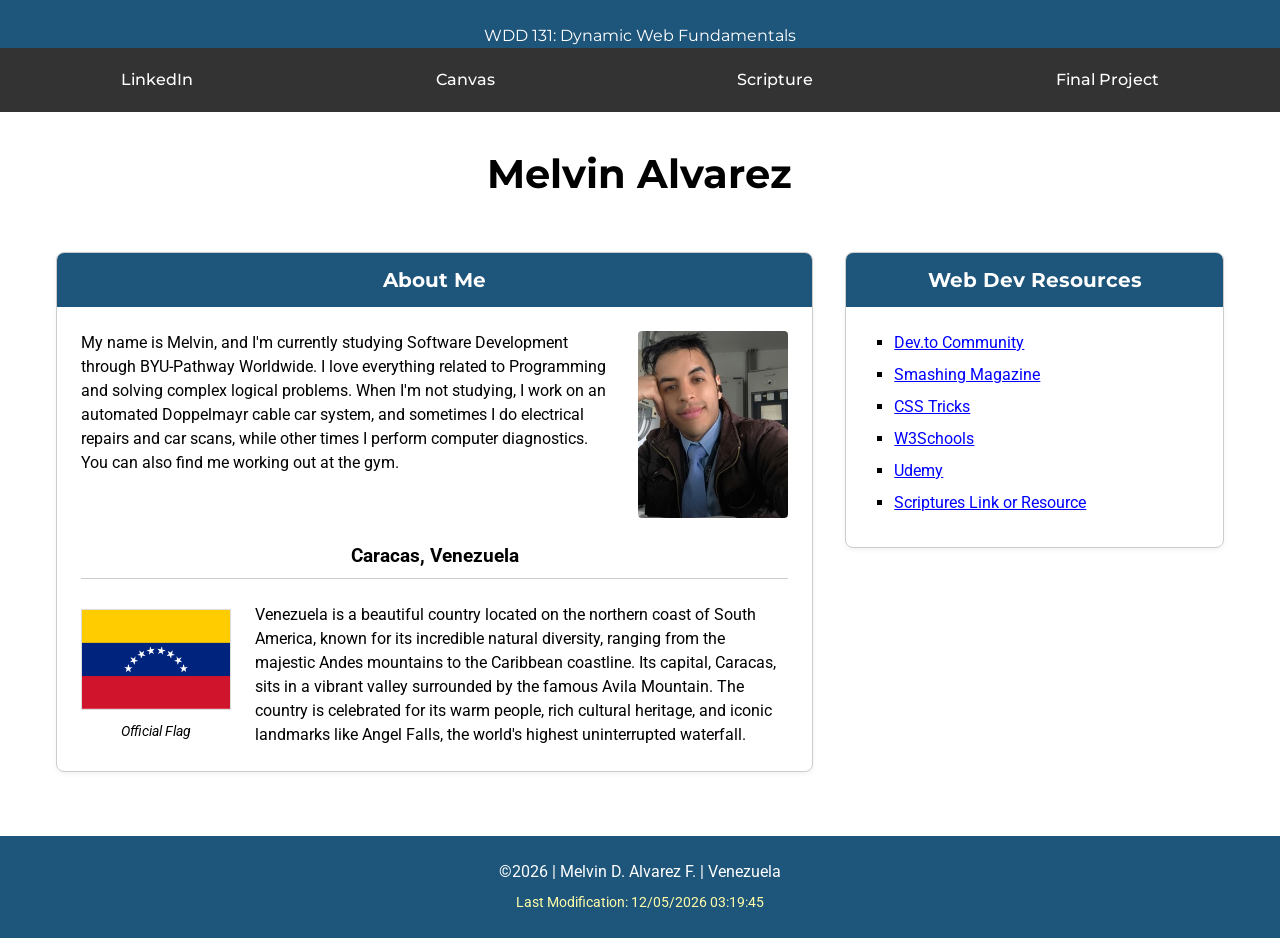
<file: index.html>
<!DOCTYPE html>
<html lang="en">
<head>
  <meta charset="UTF-8">
  <meta name="viewport" content="width=device-width, initial-scale=1.0">
  <title>WDD 131 - Dynamic Web Fundamentals - Melvin Alvarez</title>
  <meta name="description" content="Personal page of Melvin David Alvarez Fernandez for WDD 131 - Dynamic Web Fundamentals. Explore my student profile, web development projects, and skills.">
  <meta name="author" content="Melvin David Alvarez Fernandez">
  <link rel="stylesheet" href="styles/base.css">
  <link rel="preconnect" href="https://fonts.googleapis.com">
  <link rel="preconnect" href="https://fonts.gstatic.com" crossorigin>
  <link href="https://fonts.googleapis.com/css2?family=Montserrat:wght@400;600;700&family=Roboto:wght@400;500&display=swap" rel="stylesheet">
  <script src="scripts/getdates.js" defer></script>
</head>
<body>
  <header>
    <span id="course-title">WDD 131: Dynamic Web Fundamentals</span>
    <nav>
      <a href="https://www.linkedin.com/in/melnekoman" target="_blank" rel="noopener noreferrer">LinkedIn</a>
      <a href="https://byui.instructure.com/" target="_blank" rel="noopener noreferrer">Canvas</a>
      <a href="https://www.churchofjesuschrist.org/study/scriptures/nt/philip/3?lang=eng&id=p13#p13" target="_blank" rel="noopener noreferrer">Scripture</a>
      <a href="project/project.html">Final Project</a>
    </nav>
  </header>

  <main>
    <h1 class="student-name">Melvin Alvarez</h1>

    <section class="card">
      <div class="card-header">
        <h2>About Me</h2>
      </div>
      <div class="card-content">
        <div class="bio-section">
          <p>
            My name is Melvin, and I'm currently studying Software Development through BYU-Pathway Worldwide. I love everything related to Programming and solving complex logical problems. When I'm not studying, I work on an automated Doppelmayr cable car system, and sometimes I do electrical repairs and car scans, while other times I perform computer diagnostics.
            You can also find me working out at the gym.
          </p>
          <img src="images/profile.jpg" alt="Melvin Alvarez Profile Picture" class="profile-img">
        </div>

        <div class="location-title">
          <h3>Caracas, Venezuela</h3>
        </div>
        
        <div class="location-section">
          <div class="flag-box">
            <img src="images/flag.webp" alt="Official Flag" class="flag-img">
            <p class="caption">Official Flag</p>
          </div>
          <p class="location-desc">
            Venezuela is a beautiful country located on the northern coast of South America, known for its incredible natural diversity, ranging from the majestic Andes mountains to the Caribbean coastline. Its capital, Caracas, sits in a vibrant valley surrounded by the famous Avila Mountain. The country is celebrated for its warm people, rich cultural heritage, and iconic landmarks like Angel Falls, the world's highest uninterrupted waterfall.
          </p>
        </div>
      </div>
    </section>

    <section class="card" id="scriptures">
      <div class="card-header">
        <h2>Web Dev Resources</h2>
      </div>
      <div class="card-content">
        <ul>
          <li><a href="https://dev.to" target="_blank" rel="noopener noreferrer">Dev.to Community</a></li>
          <li><a href="https://smashingmagazine.com" target="_blank" rel="noopener noreferrer">Smashing Magazine</a></li>
          <li><a href="https://css-tricks.com" target="_blank" rel="noopener noreferrer">CSS Tricks</a></li>
          <li><a href="https://www.w3schools.com" target="_blank" rel="noopener noreferrer">W3Schools</a></li>
          <li><a href="https://www.udemy.com" target="_blank" rel="noopener noreferrer">Udemy</a></li>
          <li><a href="#" target="_blank" rel="noopener noreferrer">Scriptures Link or Resource</a></li>
        </ul>
      </div>
    </section>
  </main>

  <footer>
    <p>
      &copy;<span id="currentyear"></span> | Melvin D. Alvarez F. | Venezuela
    </p>
    <p id="lastModified"></p>
  </footer>
</body>
</html>
</file>
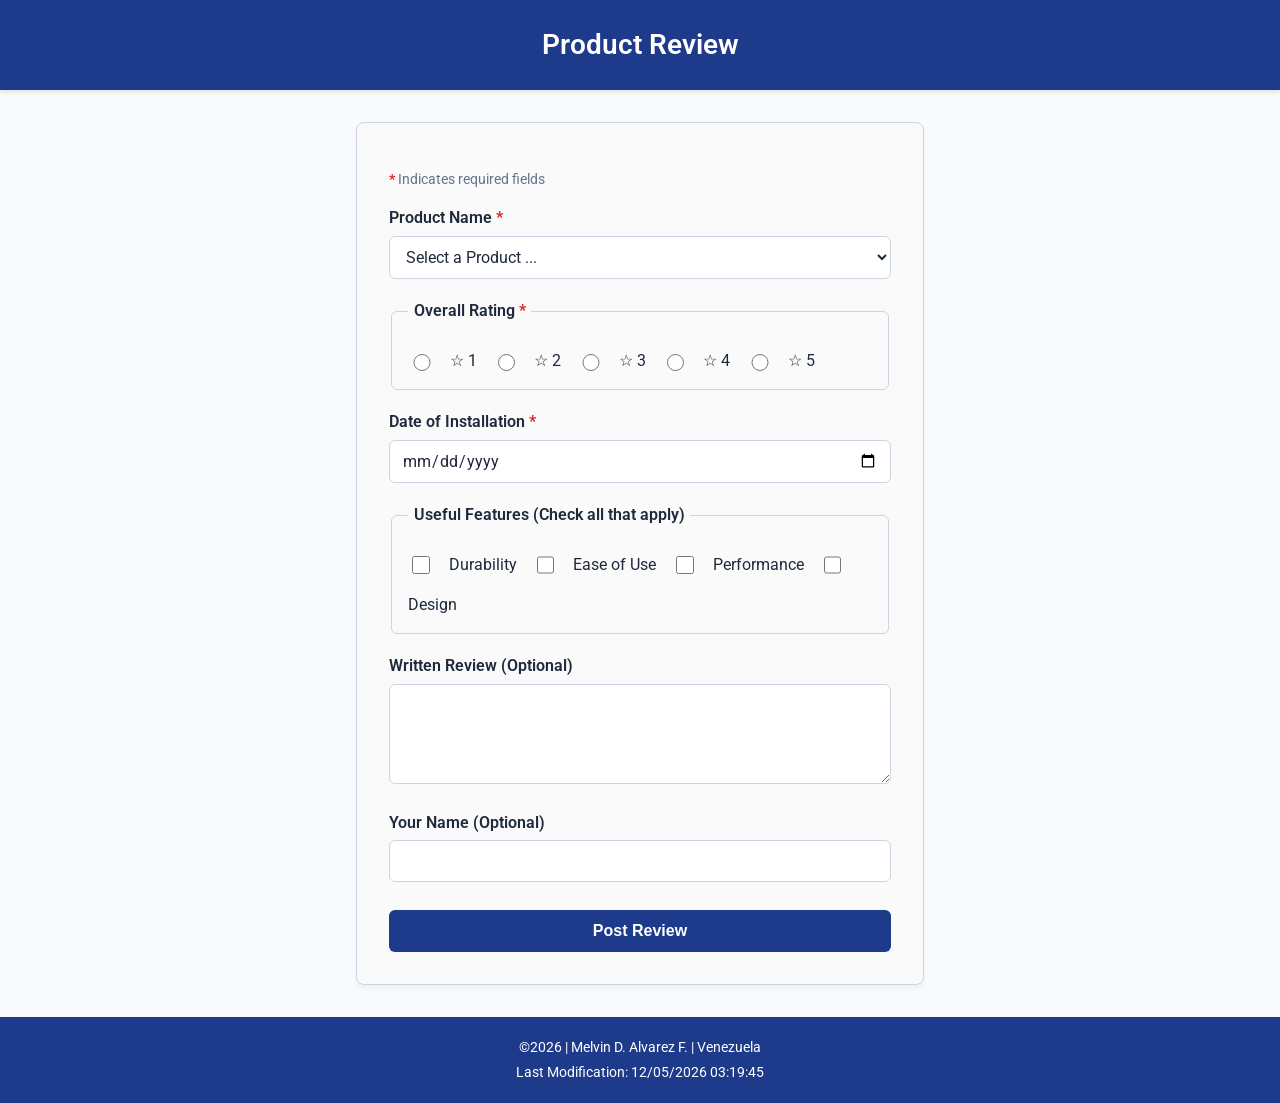
<file: form.html>
<!DOCTYPE html>
<html lang="en">
<head>
  <meta charset="UTF-8">
  <meta name="viewport" content="width=device-width, initial-scale=1.0">
  <title>WDD 131 - Product Review Form - Melvin Alvarez</title>
  <meta name="description" content="Product review form assignment where users can rate products, submit feedback and track submission metrics.">
  <meta name="author" content="Melvin David Alvarez Fernandez">
  <link rel="stylesheet" href="styles/form.css">
  <link rel="preconnect" href="https://fonts.googleapis.com">
  <link rel="preconnect" href="https://fonts.gstatic.com" crossorigin>
  <link href="https://fonts.googleapis.com/css2?family=Roboto:wght@400;500&display=swap" rel="stylesheet">
  <script src="scripts/form.js" defer></script>
</head>
<body>
  <header>
    <h1>Product Review</h1>
  </header>

  <main>
        <form method="get" action="review.html">
          <p class="required-notice"><span class="required">*</span> Indicates required fields</p>
            <label for="product">Product Name <span class="required">*</span></label>
            <select id="product" name="product" required>
                <option value="" disabled selected>Select a Product ...</option>
            </select>

            <fieldset>
                <legend>Overall Rating <span class="required">*</span></legend>
                <div class="rating">
                    <input type="radio" id="star1" name="rating" value="1" required>
                    <label for="star1">☆ 1</label>

                    <input type="radio" id="star2" name="rating" value="2" required>
                    <label for="star2">☆ 2</label>

                    <input type="radio" id="star3" name="rating" value="3" required>
                    <label for="star3">☆ 3</label>

                    <input type="radio" id="star4" name="rating" value="4" required>
                    <label for="star4">☆ 4</label>

                    <input type="radio" id="star5" name="rating" value="5" required>
                    <label for="star5">☆ 5</label>
                </div>
            </fieldset>

            <label for="install-date">Date of Installation <span class="required">*</span></label>
            <input type="date" id="install-date" name="installDate" required>

            <fieldset>
                <legend>Useful Features (Check all that apply)</legend>
                <div class="features">
                    <input type="checkbox" id="feature-durability" name="features" value="durability">
                    <label for="feature-durability">Durability</label>

                    <input type="checkbox" id="feature-ease" name="features" value="ease-of-use">
                    <label for="feature-ease">Ease of Use</label>

                    <input type="checkbox" id="feature-performance" name="features" value="performance">
                    <label for="feature-performance">Performance</label>

                    <input type="checkbox" id="feature-design" name="features" value="design">
                    <label for="feature-design">Design</label>
                </div>
            </fieldset>

            <label for="review">Written Review (Optional)</label>
            <textarea id="review" name="review" rows="4"></textarea>

            <label for="username">Your Name (Optional)</label>
            <input type="text" id="username" name="username">

            <input type="submit" value="Post Review">
        </form>
    
  </main>

  <footer>
    <p>
      &copy;<span id="currentyear"></span> | Melvin D. Alvarez F. | Venezuela
    </p>
    <p id="lastModified"></p>
  </footer>
</body>
</html>
</file>
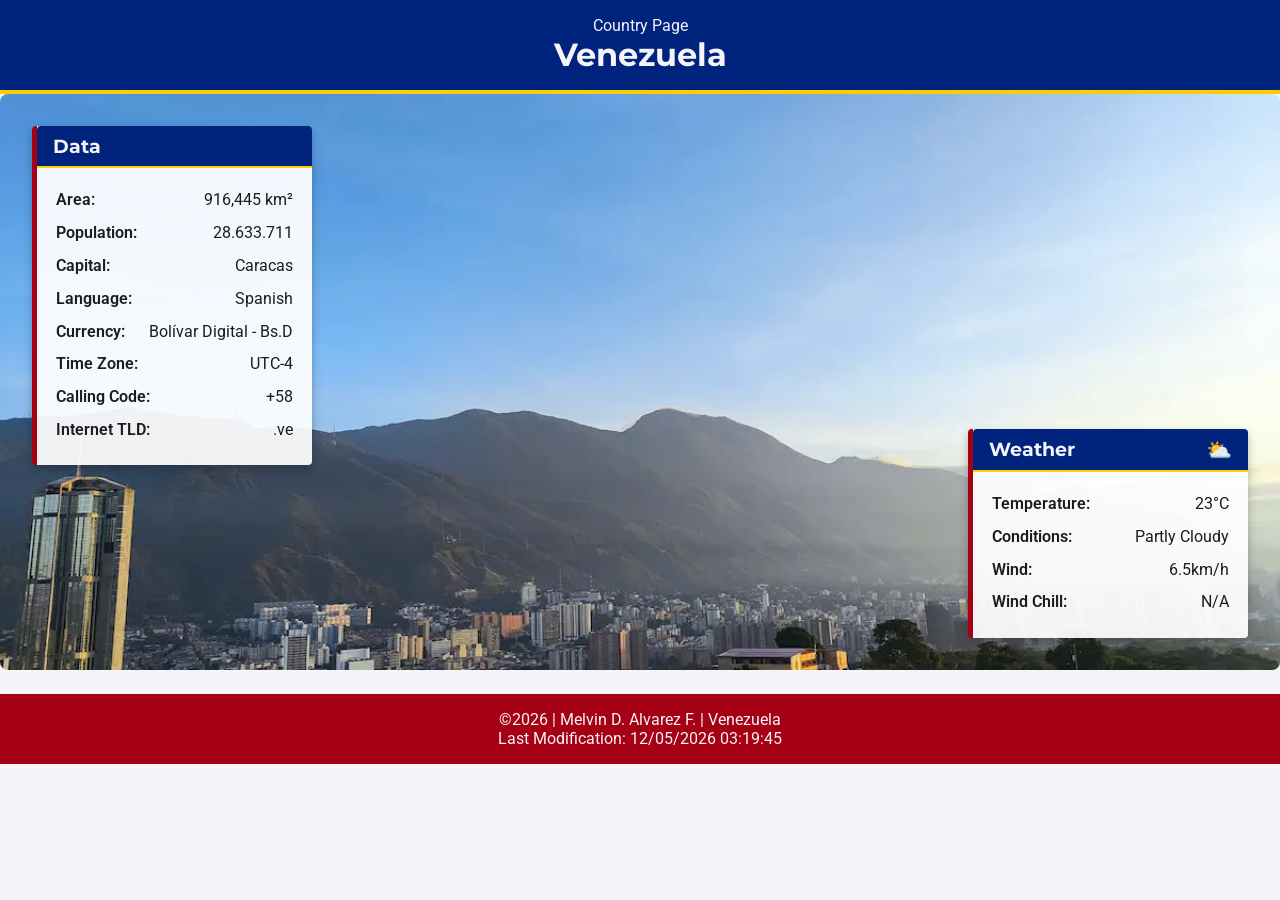
<file: place.html>
<!DOCTYPE html>
<html lang="en">
<head>
  <meta charset="UTF-8">
  <meta name="viewport" content="width=device-width, initial-scale=1.0">
  <title>WDD 131 - Country Page - Melvin Alvarez</title>
  <meta name="description" content="Explore Venezuela: essential facts, geographic data, and current weather conditions.">
  <meta name="author" content="Melvin David Alvarez Fernandez">
  <link rel="stylesheet" href="styles/place.css">
  <link rel="stylesheet" href="styles/place-large.css">
  <link rel="preconnect" href="https://fonts.googleapis.com">
  <link rel="preconnect" href="https://fonts.gstatic.com" crossorigin>
  <link href="https://fonts.googleapis.com/css2?family=Montserrat:wght@400;600;700&family=Roboto:wght@400;500&display=swap" rel="stylesheet">
  <script src="scripts/place.js" defer></script>

</head>
<body>
  <header>
    <span id="course-title">Country Page</span>
    <h1> Venezuela</h1>
  </header>

  <main>
    <div class="hero">
      <picture>
        <source media="(min-width: 600px)" srcset="images/hero-image.webp">
        <img src="images/hero-small.webp" alt="Aerial and landscape view of Avila Mountain in Caracas - Venezuela" width="500" height="300">
      </picture>

      <section class="card data-card">
        <h2>Data</h2>
        <ul>
          <li><span class="label">Area:</span> <span class="value">916,445 km²</span></li>
          <li><span class="label">Population:</span> <span class="value">28.633.711</span></li>
          <li><span class="label">Capital:</span> <span class="value">Caracas</span></li>
          <li><span class="label">Language:</span> <span class="value">Spanish</span></li>
          <li><span class="label">Currency:</span> <span class="value">Bolívar Digital - Bs.D</span></li>
          <li><span class="label">Time Zone:</span> <span class="value">UTC-4</span></li>
          <li><span class="label">Calling Code:</span> <span class="value">+58</span></li>
          <li><span class="label">Internet TLD:</span> <span class="value">.ve</span></li>
        </ul>
      </section>
      <section class="card weather-card">
        <h2>Weather</h2>
        <img src="images/weather-icon.svg" alt="Weather Icon" class="weather-icon-mobile">
        <ul>
          <li><span class="label">Temperature:</span> <span class="value"><span id="temp">23</span>°C</span></li>
          <li><span class="label">Conditions:</span> <span class="value">Partly Cloudy</span></li>
          <li><span class="label">Wind:</span> <span class="value"><span id="wind">6.5</span>km/h</span></li>
          <li><span class="label">Wind Chill:</span> <span class="value" id="chill">N/A</span></li>
        </ul>
      </section>  
    </div>    
  </main>

  <footer>
    <p>
      &copy;<span id="currentyear"></span> | Melvin D. Alvarez F. | Venezuela
    </p>
    <p id="lastModified"></p>
  </footer>
</body>
</html>
</file>
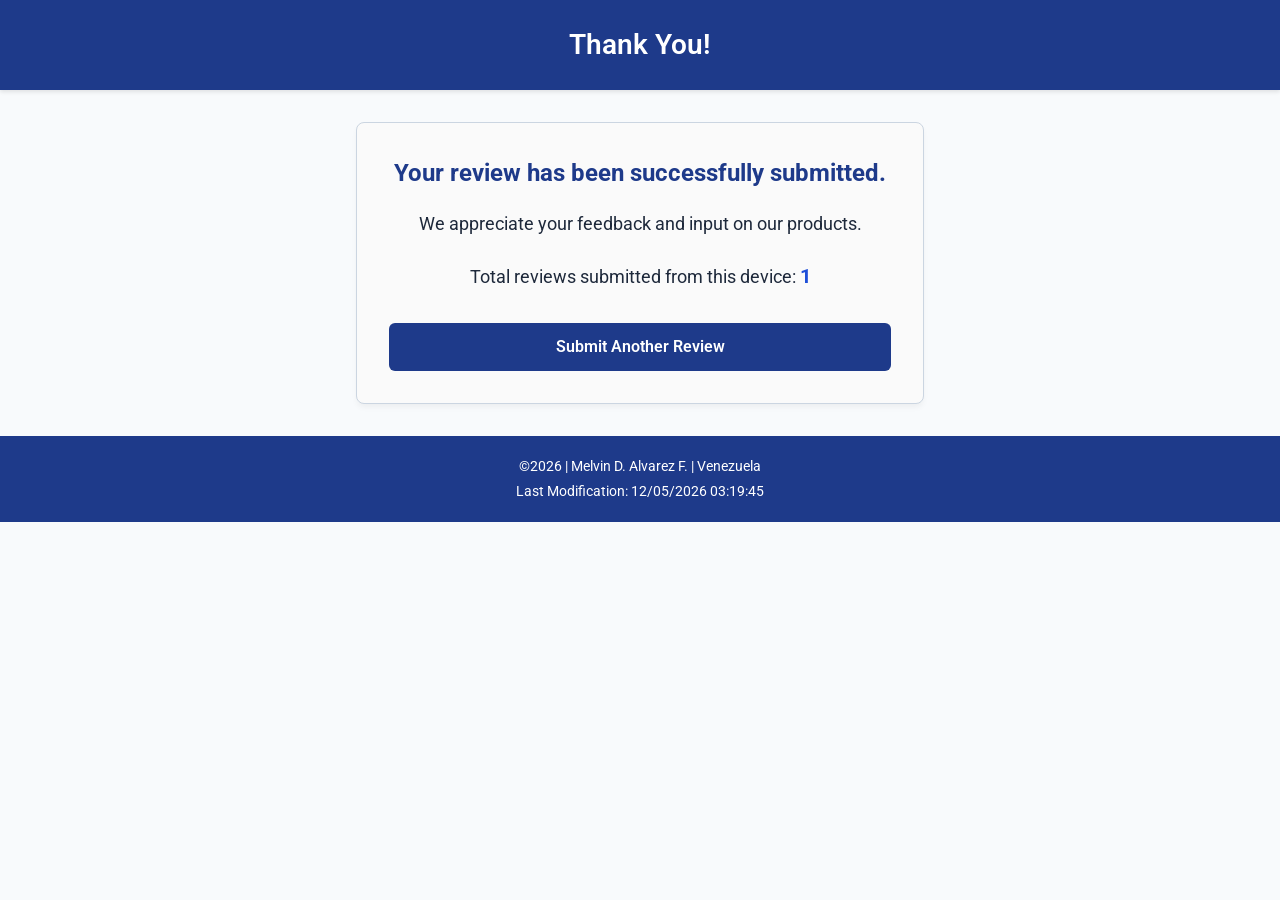
<file: review.html>
<!DOCTYPE html>
<html lang="en">
<head>
  <meta charset="UTF-8">
  <meta name="viewport" content="width=device-width, initial-scale=1.0">
  <title>WDD 131 - Review Submitted - Melvin Alvarez</title>
  <meta name="description" content="Confirmation page for product review submissions.">
  <meta name="author" content="Melvin David Alvarez Fernandez">
  <link rel="stylesheet" href="styles/form.css">
  <link rel="preconnect" href="https://fonts.googleapis.com">
  <link rel="preconnect" href="https://fonts.gstatic.com" crossorigin>
  <link href="https://fonts.googleapis.com/css2?family=Roboto:wght@400;500&display=swap" rel="stylesheet">
  <script src="scripts/review.js" defer></script>
</head>
<body>
  <header>
    <h1>Thank You!</h1>
  </header>

  <main>
        <div class="confirmation-container">
            <h2>Your review has been successfully submitted.</h2>
            <p>We appreciate your feedback and input on our products.</p>
            
            <p>Total reviews submitted from this device: <span id="review-count">0</span></p>
            
            <a href="form.html" class="btn">Submit Another Review</a>
        </div>
    </main>

  <footer>
    <p>
      &copy;<span id="currentyear"></span> | Melvin D. Alvarez F. | Venezuela
    </p>
    <p id="lastModified"></p>
  </footer>
</body>
</html>
</file>
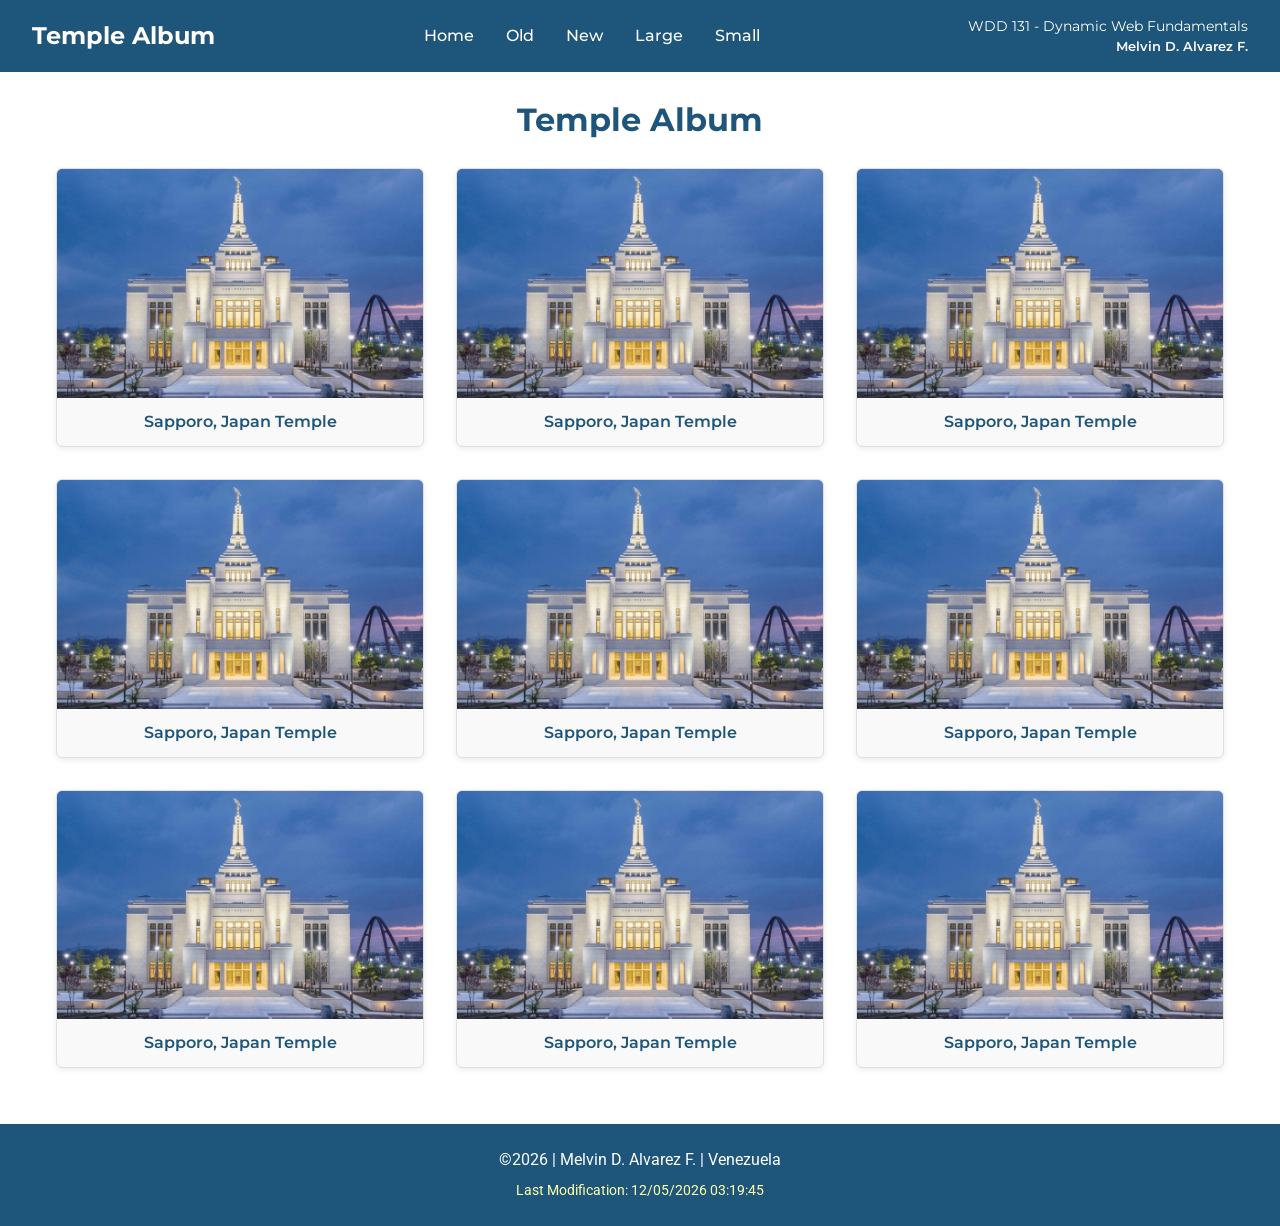
<file: temples.html>
<!DOCTYPE html>
<html lang="en">
<head>
  <meta charset="UTF-8">
  <meta name="viewport" content="width=device-width, initial-scale=1.0">
  <title>WDD 131 - Temple Album - Melvin Alvarez</title>
  <meta name="description" content="Page of Melvin David Alvarez Fernandez for WDD 131 - Temple Album.">
  <meta name="author" content="Melvin David Alvarez Fernandez">
  <link rel="stylesheet" href="styles/temples.css">
  <link rel="stylesheet" href="styles/temples-large.css">
  <link rel="preconnect" href="https://fonts.googleapis.com">
  <link rel="preconnect" href="https://fonts.gstatic.com" crossorigin>
  <link href="https://fonts.googleapis.com/css2?family=Montserrat:wght@400;600;700&family=Roboto:wght@400;500&display=swap" rel="stylesheet">
  <script src="scripts/temples.js" defer></script>
</head>
<body>
  <header>
    <span>Temple Album</span>
    <button id="menu" aria-label="Toggle Navigation"></button>
    <nav>
      <a href="#">Home</a>
      <a href="#">Old</a>
      <a href="#">New</a>
      <a href="#">Large</a>
      <a href="#">Small</a>
    </nav>
    <div class="header-info">
    <span id="course-title">WDD 131 - Dynamic Web Fundamentals</span>
    <span id="student-name">Melvin D. Alvarez F.</span>
    </div>
  </header>

  <main>
    <h1 class="page-name">Temple Album</h1>
    <div class="res-grid">
      <figure>
        <img src="images/temple.jpeg" alt="Temple Placeholder">
        <figcaption>Sapporo, Japan Temple</figcaption>
      </figure>
      <figure>
        <img src="images/temple.jpeg" alt="Temple Placeholder">
        <figcaption>Sapporo, Japan Temple</figcaption>
      </figure>
      <figure>
        <img src="images/temple.jpeg" alt="Temple Placeholder">
        <figcaption>Sapporo, Japan Temple</figcaption>
      </figure>
      <figure>
        <img src="images/temple.jpeg" alt="Temple Placeholder">
        <figcaption>Sapporo, Japan Temple</figcaption>
      </figure>
      <figure>
        <img src="images/temple.jpeg" alt="Temple Placeholder">
        <figcaption>Sapporo, Japan Temple</figcaption>
      </figure>
      <figure>
        <img src="images/temple.jpeg" alt="Temple Placeholder">
        <figcaption>Sapporo, Japan Temple</figcaption>
      </figure>
      <figure>
        <img src="images/temple.jpeg" alt="Temple Placeholder">
        <figcaption>Sapporo, Japan Temple</figcaption>
      </figure>
      <figure>
        <img src="images/temple.jpeg" alt="Temple Placeholder">
        <figcaption>Sapporo, Japan Temple</figcaption>
      </figure>
      <figure>
        <img src="images/temple.jpeg" alt="Temple Placeholder">
        <figcaption>Sapporo, Japan Temple</figcaption>
      </figure>
    </div>
  </main>

  <footer>
    <p>
      &copy;<span id="currentyear"></span> | Melvin D. Alvarez F. | Venezuela
    </p>
    <p id="lastModified"></p>
  </footer>
</body>
</html>
</file>
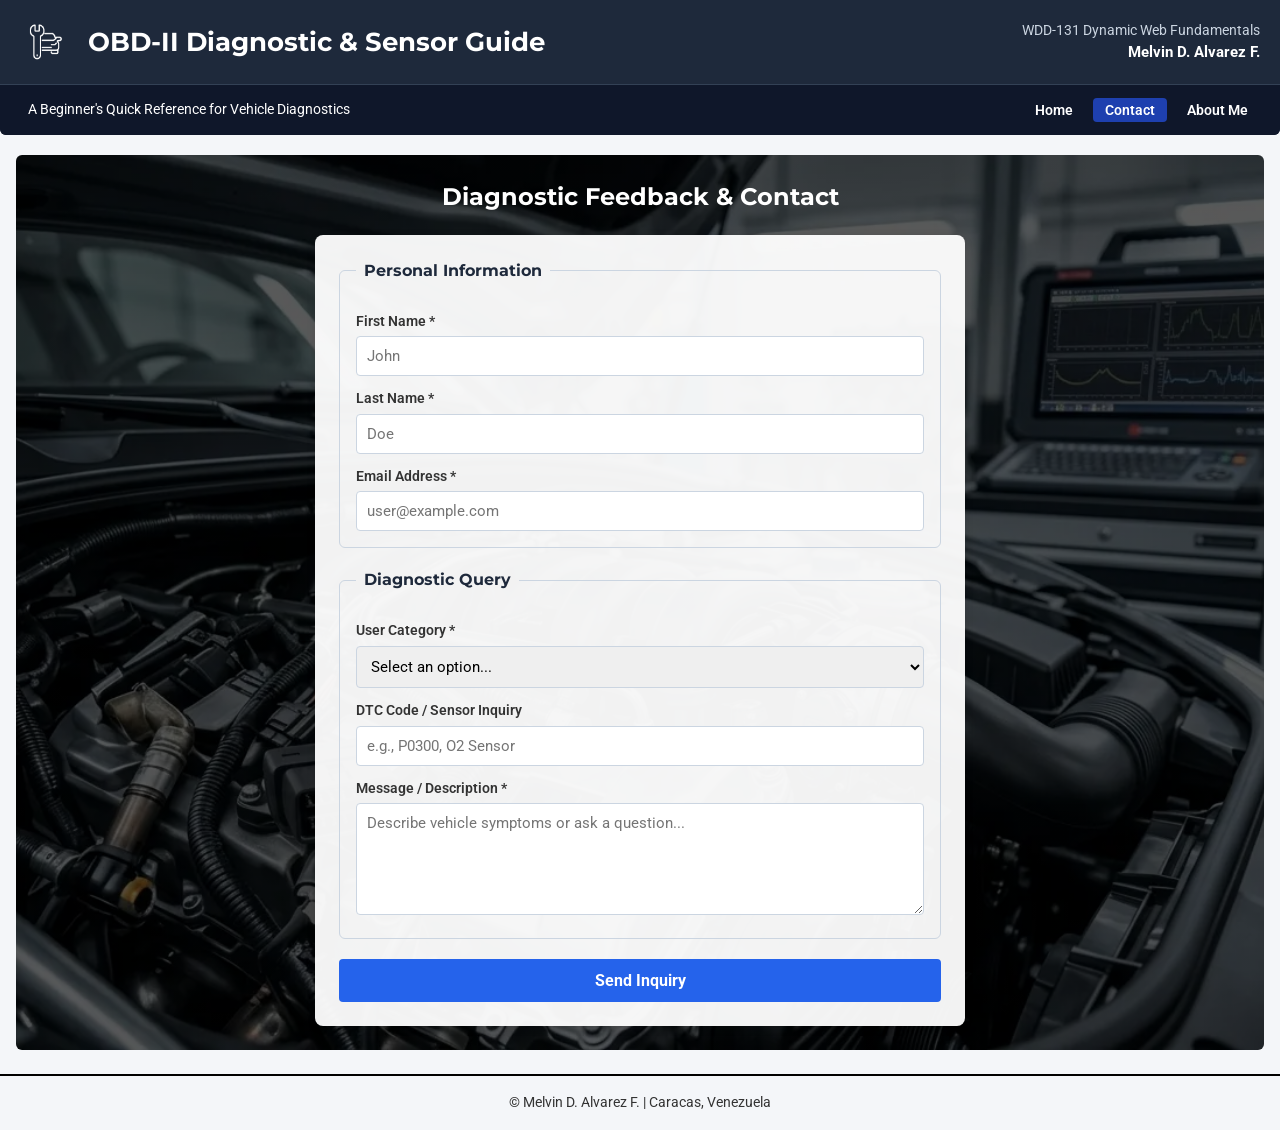
<file: project/contact.html>
<!DOCTYPE html>
<html lang="en">
<head>
  <meta charset="UTF-8">
  <meta name="viewport" content="width=device-width, initial-scale=1.0">
  <title>WDD 131 - Contact & Feedback - Melvin Alvarez</title>
  <meta name="description" content="Contact form for OBD-II Diagnostic & Sensor Guide feedback, questions, or diagnostic inquiries.">
  <meta name="author" content="Melvin David Alvarez Fernandez">
  
  <link rel="stylesheet" href="styles/styles.css">
  <link rel="preconnect" href="https://fonts.googleapis.com">
  <link rel="preconnect" href="https://fonts.gstatic.com" crossorigin>
  <link href="https://fonts.googleapis.com/css2?family=Montserrat:wght@400;600;700&family=Roboto:wght@400;500&display=swap" rel="stylesheet">
  
  <script src="scripts/project.js" defer></script>
</head>
<body>

  <header class="site-header">
    <div class="header-top">
      <div class="brand-container">
        <div class="logo-box">
          <img src="images/logo.png" alt="OBD-II Guide Logo" class="site-logo" width="40" height="40">
        </div>
        <h1 class="site-title">OBD-II Diagnostic & Sensor Guide</h1>
      </div>

      <div class="student-info">
        <span class="course-code">WDD-131 Dynamic Web Fundamentals</span>
        <span class="student-name">Melvin D. Alvarez F.</span>
      </div>
    </div>

    <div class="header-sub">
      <p class="site-tagline">A Beginner's Quick Reference for Vehicle Diagnostics</p>
        
      <nav class="main-nav" aria-label="Main Navigation">
        <ul>
          <li><a href="project.html" class="nav-btn">Home</a></li>
            <li><a href="contact.html" class="nav-btn active">Contact</a></li>
            <li><a href="https://melnekoman.github.io/wdd131/index.html" class="nav-btn">About Me</a></li>
        </ul>
      </nav>
    </div>
  </header>

  <main class="hero-container">
    <h2 class="form-title">Diagnostic Feedback & Contact</h2>

    <form action="thanks.html" method="get" class="feedback-form">
      
      <fieldset>
        <legend>Personal Information</legend>
        
        <label for="fname">First Name *</label>
        <input type="text" id="fname" name="fname" required placeholder="John">

        <label for="lname">Last Name *</label>
        <input type="text" id="lname" name="lname" required placeholder="Doe">

        <label for="email">Email Address *</label>
        <input type="email" id="email" name="email" required placeholder="user@example.com">
      </fieldset>

      <fieldset>
        <legend>Diagnostic Query</legend>

        <label for="user-type">User Category *</label>
        <select id="user-type" name="user_type" required>
          <option value="" disabled selected>Select an option...</option>
          <option value="diy">DIY Mechanic</option>
          <option value="student">Student / Hobbyist</option>
          <option value="professional">Professional Technician</option>
        </select>

        <label for="code-query">DTC Code / Sensor Inquiry</label>
        <input type="text" id="code-query" name="code_query" placeholder="e.g., P0300, O2 Sensor">

        <label for="comments">Message / Description *</label>
        <textarea id="comments" name="comments" rows="5" required placeholder="Describe vehicle symptoms or ask a question..."></textarea>
      </fieldset>

      <button type="submit" class="submit-btn">Send Inquiry</button>
    </form>
  </main>

  <footer class="site-footer">
    <p>&copy; <span id="current-year"></span> Melvin D. Alvarez F. | Caracas, Venezuela</p>
    <p id="last-modified" class="modification-date"></p>
  </footer>

</body>
</html>
</file>
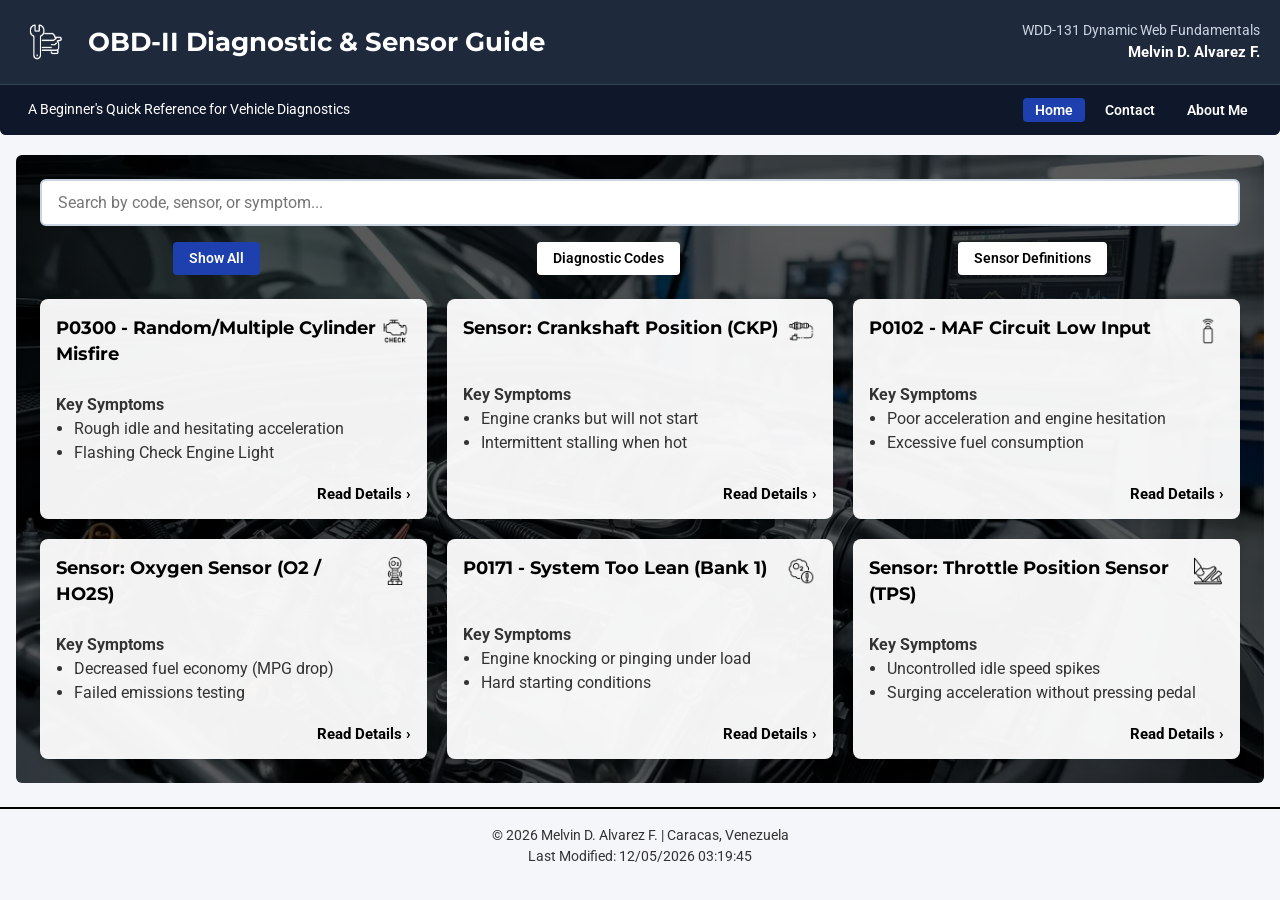
<file: project/project.html>
<!DOCTYPE html>
<html lang="en">
<head>
  <meta charset="UTF-8">
  <meta name="viewport" content="width=device-width, initial-scale=1.0">
  <title>WDD 131 - OBD-II Diagnostic & Sensor Guide - Melvin Alvarez</title>
  <meta name="description" content="Beginner-friendly OBD-II vehicle diagnostic and engine sensor reference guide. Search fault codes, understand sensor symptoms, and resolve vehicle issues.">
  <meta name="author" content="Melvin David Alvarez Fernandez">
  <link rel="stylesheet" href="styles/styles.css">
  <link rel="preconnect" href="https://fonts.googleapis.com">
  <link rel="preconnect" href="https://fonts.gstatic.com" crossorigin>
  <link href="https://fonts.googleapis.com/css2?family=Montserrat:wght@400;600;700&family=Roboto:wght@400;500&display=swap" rel="stylesheet">
  <script src="scripts/project.js" defer></script>
</head>
<body>
  <header class="site-header">
    <div class="header-top">
      <div class="brand-container">
        <div class="logo-box">
          <img src="images/logo.png" alt="OBD-II Guide Logo" class="site-logo" width="40" height="40">
          </div>
          <h1 class="site-title">OBD-II Diagnostic & Sensor Guide</h1>
        </div>

        <div class="student-info">
          <span class="course-code">WDD-131 Dynamic Web Fundamentals</span>
          <span class="student-name">Melvin D. Alvarez F.</span>
        </div>
      </div>

      <div class="header-sub">
        <p class="site-tagline">A Beginner's Quick Reference for Vehicle Diagnostics</p>
          
        <nav class="main-nav" aria-label="Main Navigation">
          <ul>
            <li><a href="project.html" class="nav-btn active">Home</a></li>
            <li><a href="contact.html" class="nav-btn">Contact</a></li>
            <li><a href="https://melnekoman.github.io/wdd131/index.html" class="nav-btn">About Me</a></li>
          </ul>
        </nav>
      </div>
  </header>

  <main class="hero-container">
    <h2 class="sr-only">Diagnostic Search & Reference Cards</h2>

    <div class="search-box">
      <input type="text" id="search-input" placeholder="Search by code, sensor, or symptom..." aria-label="Search diagnostic codes or sensors">
    </div>

    <div class="filter-bar">
      <button type="button" class="filter-btn active" data-category="all">Show All</button>
      <button type="button" class="filter-btn" data-category="code">Diagnostic Codes</button>
      <button type="button" class="filter-btn" data-category="sensor">Sensor Definitions</button>
    </div>

    <div class="cards-grid" id="cards-grid">

    </div>
  </main>

  <div id="details-modal" class="modal" role="dialog" aria-modal="true" aria-hidden="true">
    <div class="modal-content">
      <button type="button" class="close-modal" id="close-modal" aria-label="Close modal">&times;</button>
      <div id="modal-body">
      </div>
    </div>
  </div>

  <footer class="site-footer">
      <p>&copy; <span id="current-year"></span> Melvin D. Alvarez F. | Caracas, Venezuela</p>
      <p id="last-modified" class="modification-date"></p>
  </footer>

</body>
</html>
</file>
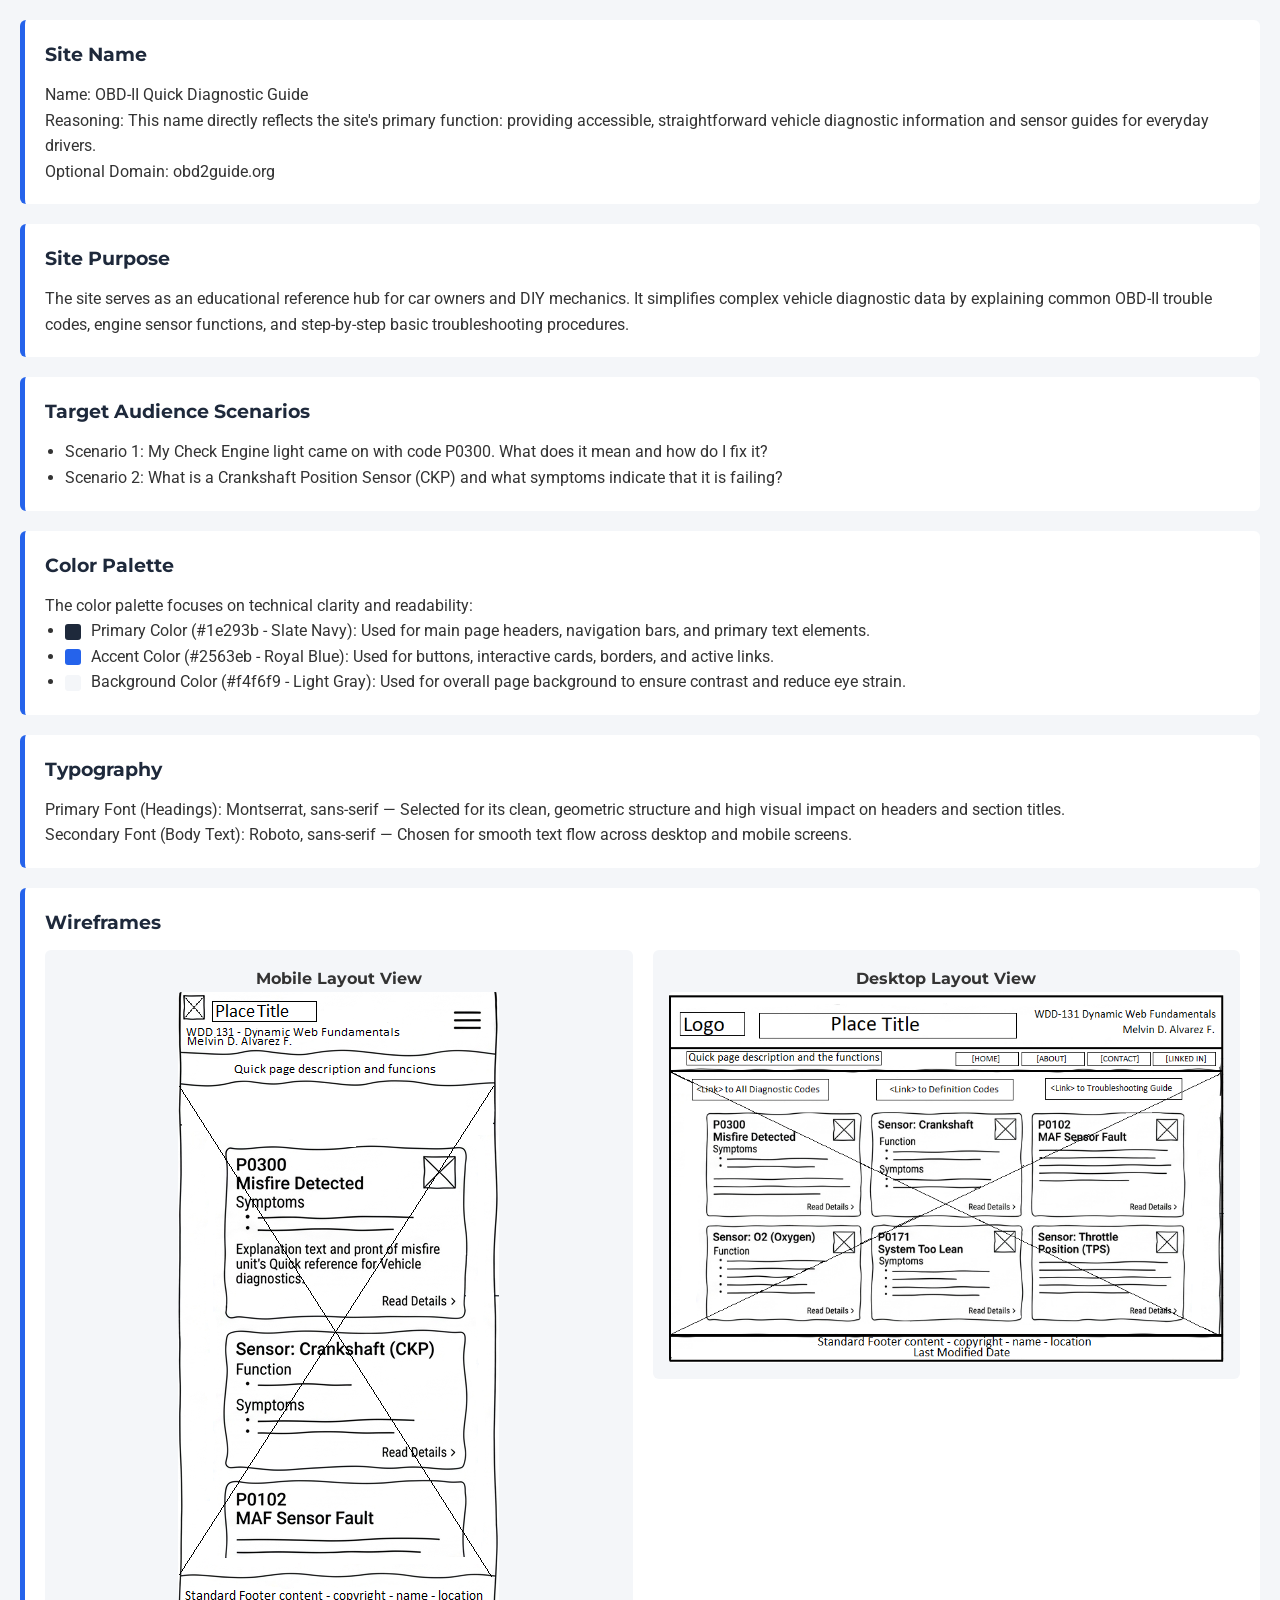
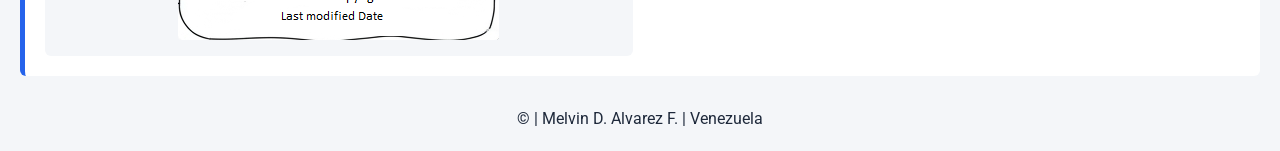
<file: project/siteplan.html>
<!DOCTYPE html>
<html lang="en">
<head>
  <meta charset="UTF-8">
  <meta name="viewport" content="width=device-width, initial-scale=1.0">
  <title>Site Plan: OBD-II Diagnostic Guide</title>
  <meta name="description" content="Site plan and design wireframes for the OBD-II Diagnostic Guide project, outlining the structure, color palette, and layout for mobile and desktop views.">
  <meta name="author" content="Melvin David Alvarez Fernandez">
  <link rel="stylesheet" href="siteplan.css">
  <link rel="preconnect" href="https://fonts.googleapis.com">
  <link rel="preconnect" href="https://fonts.gstatic.com" crossorigin>
  <link href="https://fonts.googleapis.com/css2?family=Montserrat:wght@400;600;700&family=Roboto:wght@400;500&display=swap" rel="stylesheet">
</head>
<body>

  <main>
    <section class="plan-section">
        <h3>Site Name</h3>
        <p><span class="label">Name:</span> OBD-II Quick Diagnostic Guide</p>
        <p><span class="label">Reasoning:</span> This name directly reflects the site's primary function: providing accessible, straightforward vehicle diagnostic information and sensor guides for everyday drivers.</p>
        <p><span class="label">Optional Domain:</span> obd2guide.org</p>
    </section>

    <section class="plan-section">
        <h3>Site Purpose</h3>
        <p>The site serves as an educational reference hub for car owners and DIY mechanics. It simplifies complex vehicle diagnostic data by explaining common OBD-II trouble codes, engine sensor functions, and step-by-step basic troubleshooting procedures.</p>
    </section>

    <section class="plan-section">
        <h3>Target Audience Scenarios</h3>
        <ul>
            <li><span class="label">Scenario 1:</span> My Check Engine light came on with code P0300. What does it mean and how do I fix it?</li>
            <li><span class="label">Scenario 2:</span> What is a Crankshaft Position Sensor (CKP) and what symptoms indicate that it is failing?</li>
        </ul>
    </section>

    <section class="plan-section">
        <h3>Color Palette</h3>
        <p>The color palette focuses on technical clarity and readability:</p>
        <ul>
            <li><span class="color-box primary-bg"></span> <span class="label">Primary Color (#1e293b - Slate Navy):</span> Used for main page headers, navigation bars, and primary text elements.</li>
            <li><span class="color-box accent-bg"></span> <span class="label">Accent Color (#2563eb - Royal Blue):</span> Used for buttons, interactive cards, borders, and active links.</li>
            <li><span class="color-box bg-box"></span> <span class="label">Background Color (#f4f6f9 - Light Gray):</span> Used for overall page background to ensure contrast and reduce eye strain.</li>
        </ul>
    </section>

    <section class="plan-section">
        <h3>Typography</h3>
        <p><span class="label">Primary Font (Headings):</span> Montserrat, sans-serif — Selected for its clean, geometric structure and high visual impact on headers and section titles.</p>
        <p><span class="label">Secondary Font (Body Text):</span> Roboto, sans-serif — Chosen for smooth text flow across desktop and mobile screens.</p>
    </section>

    <section class="plan-section">
        <h3>Wireframes</h3>
        <div class="wireframe-container">
            <div>
                <h4>Mobile Layout View</h4>
                <img src="mobile-wireframe.png" alt="Mobile wireframe diagram" >
            </div>
            <div>
                <h4>Desktop Layout View</h4>
                <img src="desktop-wireframe.png" alt="Desktop wireframe diagram" width="800" height="450">
            </div>
        </div>
    </section>
</main>

  <footer>
    <p>
      &copy;<span id="currentyear"></span> | Melvin D. Alvarez F. | Venezuela
    </p>
    <p id="lastModified"></p>
  </footer>
</body>
</html>
</file>
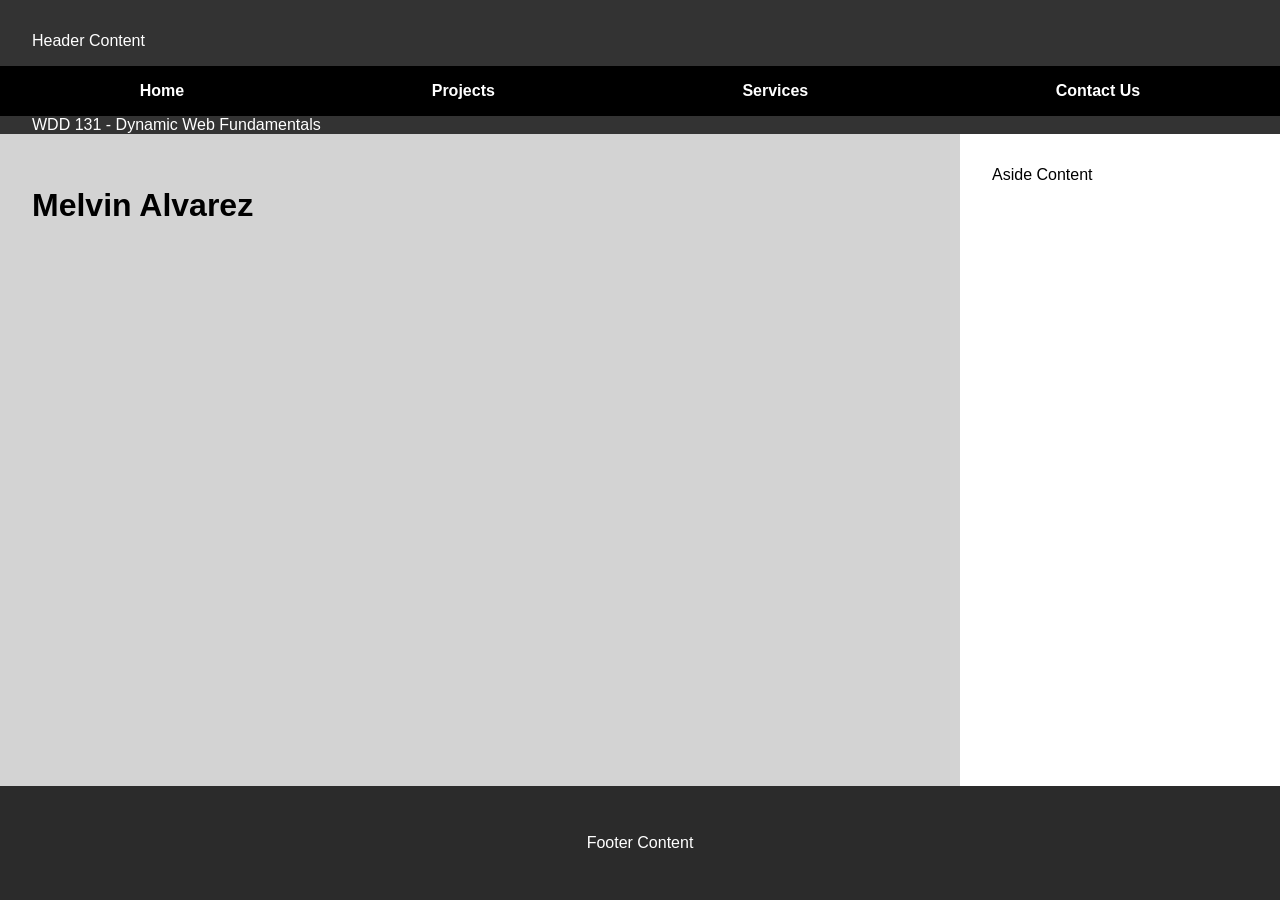
<file: week01/basic-layout.html>
<!DOCTYPE html>
<html lang="en">
<head>
  <meta charset="UTF-8">
  <meta name="viewport" content="width=device-width, initial-scale=1.0">
  <meta name="author" content="Melvin David Alvarez Fernandez">
  <title>WDD 131 - Dynamic Web Fundamentals - Melvin Alvarez</title>
  <meta name="description" content="A basic page that shows the basics of a web page">
  <link rel="stylesheet" href="styles/layout.css">
</head>
<body>
  <header>
    Header Content
    <nav>
      <a href="#">Home</a>
      <a href="#">Projects</a>
      <a href="#">Services</a>
      <a href="#">Contact Us</a>
        </nav>
    <span id="course-title">WDD 131 - Dynamic Web Fundamentals</span>
    
  </header>

  <main>
    <h1>Melvin Alvarez</h1>
  </main>

  <aside>
    Aside Content
  </aside>

  <footer>
    <p>Footer Content</p>
  </footer>
</body>
</html>
</file>
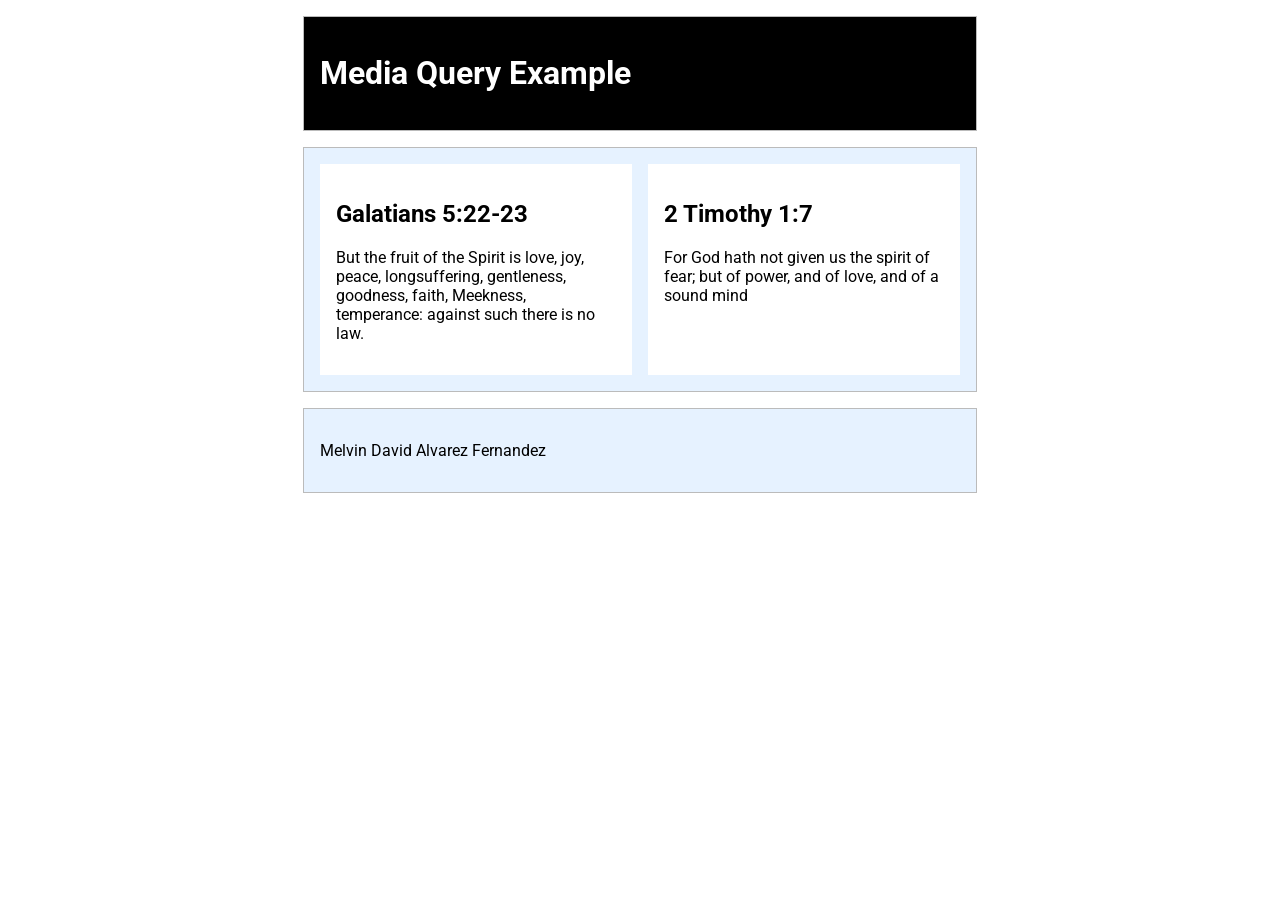
<file: week02/media-query.html>
<!DOCTYPE html>
<html lang="en">
<head>
  <meta charset="UTF-8">
  <meta name="viewport" content="width=device-width, initial-scale=1.0">
  <title>WDD 131 - Media Query Example - Melvin Alvarez</title>
  <meta name="description" content="Personal page of Melvin David Alvarez Fernandez for WDD 131 - Dynamic Web Fundamentals. Explore my student profile, web development projects, and skills.">
  <meta name="author" content="Melvin David Alvarez Fernandez">
  <link rel="preconnect" href="https://fonts.googleapis.com">
  <link rel="preconnect" href="https://fonts.gstatic.com" crossorigin>
  <link href="https://fonts.googleapis.com/css2?family=Roboto:wght@400;500&display=swap" rel="stylesheet">
  <link rel="stylesheet" href="styles/media-query.css">
  <link rel="stylesheet" href="styles/media-query-large.css">
</head>
<body>
  <header>
    <h1>Media Query Example</h1>
  </header>
  <main>
    <section>
      <h2>Galatians 5:22-23</h2>
      <p>But the fruit of the Spirit is love, joy, peace, longsuffering, gentleness, goodness, faith,
Meekness, temperance: against such there is no law.</p>
    </section>
    <section>
      <h2>2 Timothy 1:7</h2>
      <p>For God hath not given us the spirit of fear; but of power, and of love, and of a sound mind</p>
    </section>
  </main>
  <footer>
    <p> Melvin David Alvarez Fernandez </p>
  </footer>
</body>
</html>
</file>
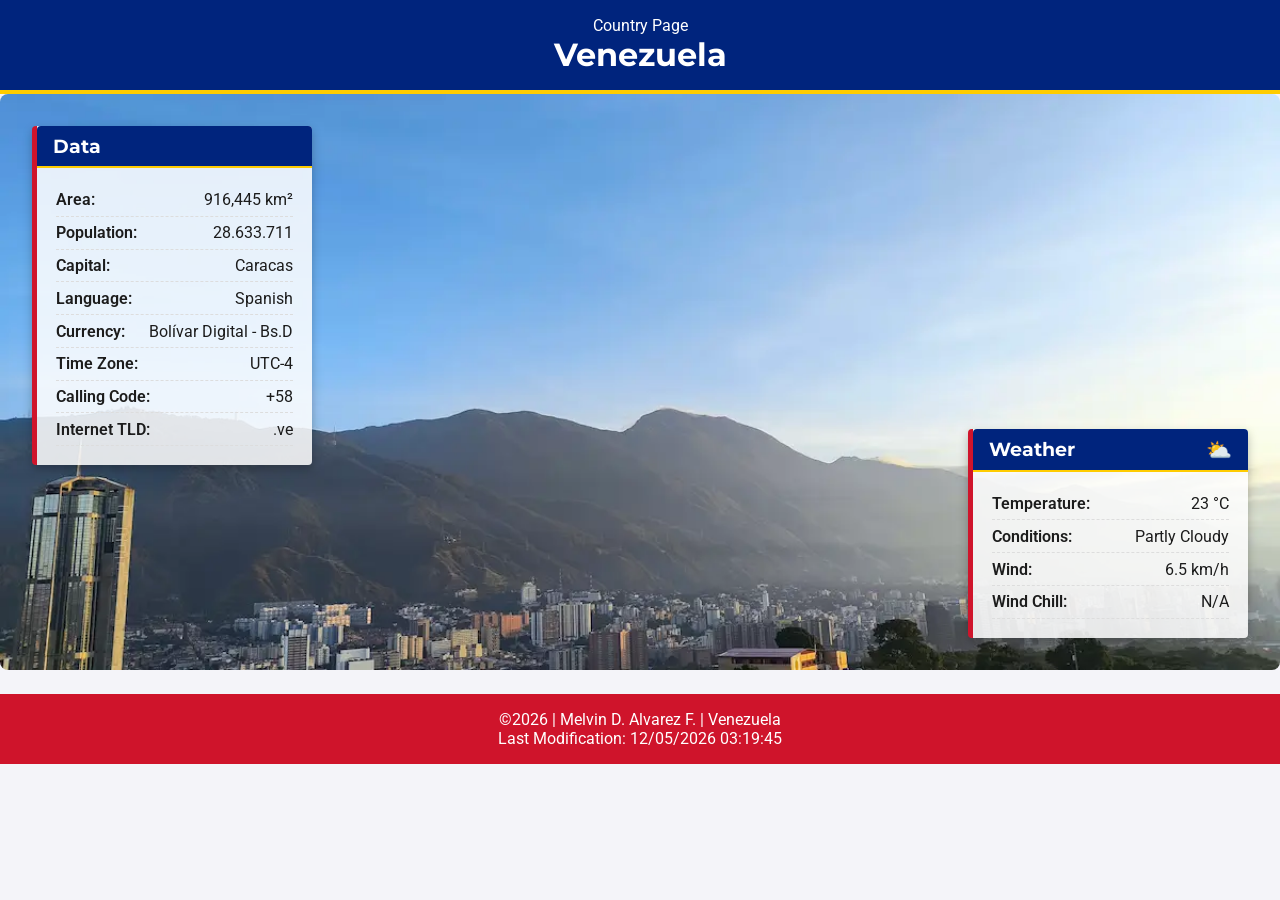
<file: week03/place.html>
<!DOCTYPE html>
<html lang="en">
<head>
  <meta charset="UTF-8">
  <meta name="viewport" content="width=device-width, initial-scale=1.0">
  <title>WDD 131 - Country Page - Melvin Alvarez</title>
  <meta name="description" content="Explore Venezuela: essential facts, geographic data, and current weather conditions.">
  <meta name="author" content="Melvin David Alvarez Fernandez">
  <link rel="stylesheet" href="styles/place.css">
  <link rel="stylesheet" href="styles/place-large.css">
  <link rel="preconnect" href="https://fonts.googleapis.com">
  <link rel="preconnect" href="https://fonts.gstatic.com" crossorigin>
  <link href="https://fonts.googleapis.com/css2?family=Montserrat:wght@400;600;700&family=Roboto:wght@400;500&display=swap" rel="stylesheet">
  <script src="scripts/place.js" defer></script>

</head>
<body>
  <header>
    <span id="course-title">Country Page</span>
    <h1> Venezuela</h1>
  </header>

  <main>
    <div class="hero">
      <picture>
        <source media="(min-width: 600px)" srcset="images/hero-image.webp">
        <img src="images/hero-small.webp" alt="Aerial and landscape view of Avila Mountain in Caracas - Venezuela" width="500" height="300">
      </picture>

      <section class="card data-card">
        <h2>Data</h2>
        <ul>
          <li><span class="label">Area:</span> <span class="value">916,445 km²</span></li>
          <li><span class="label">Population:</span> <span class="value">28.633.711</span></li>
          <li><span class="label">Capital:</span> <span class="value">Caracas</span></li>
          <li><span class="label">Language:</span> <span class="value">Spanish</span></li>
          <li><span class="label">Currency:</span> <span class="value">Bolívar Digital - Bs.D</span></li>
          <li><span class="label">Time Zone:</span> <span class="value">UTC-4</span></li>
          <li><span class="label">Calling Code:</span> <span class="value">+58</span></li>
          <li><span class="label">Internet TLD:</span> <span class="value">.ve</span></li>
        </ul>
      </section>
      <section class="card weather-card">
        <h2>Weather</h2>
        <img src="images/weather-icon.svg" alt="Weather Icon" class="weather-icon-mobile">
        <ul>
          <li><span class="label">Temperature:</span> <span class="value"><span id="temp">23</span> °C</li>
          <li><span class="label">Conditions:</span> <span class="value">Partly Cloudy</span></li>
          <li><span class="label">Wind:</span> <span class="value"><span id="wind">6.5</span> km/h</li>
          <li><span class="label">Wind Chill:</span> <span class="value" id="chill">N/A</span></li>
        </ul>
      </section>  
    </div>    
  </main>

  <footer>
    <p>
      &copy;<span id="currentyear"></span> | Melvin D. Alvarez F. | Venezuela
    </p>
    <p id="lastModified"></p>
  </footer>
</body>
</html>
</file>
<file: styles/base.css>
:root {
    --primary-color: #1e557a;
    --nav-bg-color: #333333;
    --text-color: #000000;
    --light-bg: #f9f9f9;
    --heading-font: 'Montserrat', sans-serif;
    --body-font: 'Roboto', sans-serif;
}

* {
    margin: 0;
    padding: 0;
    box-sizing: border-box;
}

body {
    font-family: var(--body-font);
    color: var(--text-color);
    background-color: #ffffff;
    line-height: 1.5;
}

header {
    background-color: var(--primary-color);
    color: #ffffff;
    text-align: center;
    padding: 1.5rem 0 0 0;
    font-family: var(--heading-font);
}

header h1 {
    font-size: 1.75rem;
    font-weight: 600;
    padding-bottom: 1.5rem;
}

header span {
    display: block;
}

nav {
    display: flex;
    justify-content: space-around;
    background-color: var(--nav-bg-color);
    padding: 0.75rem 0;
}

nav a {
    color: #ffffff;
    text-decoration: none;
    font-family: var(--heading-font);
    font-weight: 500;
    padding: 0.5rem 1.5rem;
    transition: all 0.3s ease;
}

nav a:hover {
    background-color: #ffffff;
    color: var(--nav-bg-color);
    border-radius: 4px;
}

main {
    max-width: 1200px;
    margin: 0 auto;
    padding: 2rem 1rem;
    display: grid;
    grid-template-columns: 1fr;
    gap: 2rem;
}

.student-name {
    grid-column: 1 / -1;
    text-align: center;
    font-family: var(--heading-font);
    font-size: 2.5rem;
    margin-bottom: 1rem;
}

.card {
    border: 1px solid #cccccc;
    border-radius: 8px;
    overflow: hidden;
    background-color: #ffffff;
    box-shadow: 0 2px 5px rgba(0,0,0,0.05);
}

.card-header {
    background-color: var(--primary-color);
    color: #ffffff;
    padding: 0.75rem;
    text-align: center;
}

.card-header h2 {
    font-family: var(--heading-font);
    font-size: 1.25rem;
}

.card-content {
    padding: 1.5rem;
}

.bio-section {
    display: flex;
    gap: 1.5rem;
    align-items: flex-start;
    margin-bottom: 1.5rem;
}

.profile-img {
    width: 150px;
    height: auto;
    border-radius: 4px;
}

.location-title {
    text-align: center;
    font-weight: bold;
    border-bottom: 1px solid #cccccc;
    padding-bottom: 0.5rem;
    margin-bottom: 1.5rem;
}

.location-section {
    display: flex;
    gap: 1.5rem;
    align-items: center;
}

.flag-box {
    text-align: center;
    min-width: 150px;
}

.flag-img {
    width: 100%;
    max-width: 150px;
    height: auto;
    border: 1px solid #ddd;
}

.caption {
    font-size: 0.85rem;
    font-style: italic;
    margin-top: 0.25rem;
}

.card-content ul {
    list-style-type: square;
    padding-left: 1.5rem;
}

.card-content li {
    margin-bottom: 0.5rem;
}

.card-content a {
    color: blue;
    text-decoration: underline;
}

footer {
    background-color: var(--primary-color);
    color: #ffffff;
    text-align: center;
    padding: 1.5rem;
    margin-top: 2rem;
    font-family: var(--body-font);
}

#lastModified {
    color: #ffffaa;
    margin-top: 0.5rem;
    font-size: 0.9rem;
}

@media (min-width: 768px) {
    main {
        grid-template-columns: 2fr 1fr;
        align-items: start;
    }
}
</file>
<file: styles/form.css>
:root {
    --primary-color: #1e3a8a;
    --primary-hover: #1d4ed8;
    --bg-color: #f8fafc;
    --surface-alt: #fafafa;
    --text-color: #1e293b;
    --text-light: #ffffff;
    --text-muted: #64748b;
    --border-color: #cbd5e1;
    --focus-ring: #93c5fd;
    --required: #dc2626;
    --shadow-sm: 0 2px 4px rgba(0, 0, 0, 0.1);
    --shadow-md: 0 4px 6px -1px rgba(0, 0, 0, 0.05);
    --font-family: 'Roboto', sans-serif;
}

*, *::before, *::after {
    box-sizing: border-box;
}

body {
    margin: 0;
    padding: 0;
    font-family: var(--font-family);
    background-color: var(--bg-color);
    color: var(--text-color);
    line-height: 1.5;
}

header {
    background-color: var(--primary-color);
    color: var(--text-light);
    text-align: center;
    padding: 1.5rem 1rem;
    box-shadow: var(--shadow-sm);
}

header h1 {
    margin: 0;
    font-size: 1.75rem;
    font-weight: 600;
}

footer {
    background-color: var(--primary-color);
    color: var(--text-light);
    text-align: center;
    padding: 1rem;
    margin-top: 2rem;
    font-size: 0.875rem;
}

footer p {
    margin: 0.25rem 0;
}

main {
    max-width: 600px;
    margin: 2rem auto;
    padding: 0 1rem;
}

form, .confirmation-container {
    background-color: var(--surface-alt);
    padding: 2rem;
    border-radius: 8px;
    border: 1px solid var(--border-color);
    box-shadow: var(--shadow-md);
}

label, legend {
    display: block;
    font-weight: 600;
    margin-bottom: 0.35rem;
    color: var(--text-color);
}

input[type="text"],
input[type="date"],
select,
textarea {
    width: 100%;
    padding: 0.65rem 0.75rem;
    margin-bottom: 1.25rem;
    border: 1px solid var(--border-color);
    border-radius: 6px;
    font-family: inherit;
    font-size: 1rem;
    background-color: var(--text-light);
    color: var(--text-color);
    transition: border-color 0.2s ease, box-shadow 0.2s ease;
}

input[type="text"]:focus, input[type="date"]:focus, select:focus, textarea:focus {
    outline: none;
    border-color: var(--primary-hover);
    box-shadow: 0 0 0 3px var(--focus-ring);
}

textarea {
    resize: vertical;
    min-height: 100px;
}

fieldset {
    border: 1px solid var(--border-color);
    border-radius: 6px;
    padding: 1rem;
    margin-bottom: 1.25rem;
    background-color: var(--surface-alt);
}

legend {
    padding: 0 0.35rem;
}

.rating, .features {
    display: flex;
    flex-wrap: wrap;
    gap: 1rem;
    align-items: center;
    padding-top: 0.25rem;
}

.rating label, .features label {
    font-weight: 400;
    margin-bottom: 0;
    cursor: pointer;
    display: inline-flex;
    align-items: center;
    gap: 0.35rem;
}

input[type="radio"], input[type="checkbox"] {
    width: 1.1rem;
    height: 1.1rem;
    accent-color: var(--primary-hover);
    cursor: pointer;
}

input[type="submit"], .btn {
    display: inline-block;
    width: 100%;
    padding: 0.75rem 1.25rem;
    background-color: var(--primary-color);
    color: var(--text-light);
    font-size: 1rem;
    font-weight: 600;
    text-align: center;
    text-decoration: none;
    border: none;
    border-radius: 6px;
    cursor: pointer;
    transition: background-color 0.2s ease, transform 0.1s ease;
    margin-top: 0.5rem;
}

input[type="submit"]:hover, .btn:hover {
    background-color: var(--primary-hover);
}

input[type="submit"]:active, .btn:active {
    transform: scale(0.99);
}

.confirmation-container {
    text-align: center;
}

.confirmation-container h2 {
    color: var(--primary-color);
    margin-top: 0;
}

.confirmation-container p {
    font-size: 1.1rem;
    color: var(--text-color);
    margin-bottom: 1.5rem;
}

#review-count {
    font-weight: 700;
    color: var(--primary-hover);
    font-size: 1.25rem;
}

.required-notice {
    font-size: 0.875rem;
    color: var(--text-muted);
    margin-bottom: 1rem;
}

.required {
    color: var(--required);
    font-weight: 700;
}

@media screen and (max-width: 480px) {
    main {
        margin: 1rem auto;
        padding: 0 0.5rem;
    }

    form, .confirmation-container {
        padding: 1.25rem;
    }

    header h1 {
        font-size: 1.4rem;
    }

    .rating, .features {
        gap: 0.75rem;
    }
}
</file>
<file: styles/place.css>
:root {
  --primary-color: #00247D;
  --secondary-color: #A60014;
  --accent-color: #FFCC00;
  --bg-color: #f4f4f9;
  --card-bg: rgba(255, 255, 255, 0.92);
  --text-color: #1c1c1c;
  --font-heading: 'Montserrat', sans-serif;
  --font-body: 'Roboto', sans-serif;
}

* {
  box-sizing: border-box;
  margin: 0;
  padding: 0;
}

body {
  font-family: var(--font-body);
  background-color: var(--bg-color);
  color: var(--text-color);
}

header {
  background-color: var(--primary-color);
  color: var(--bg-color);
  text-align: center;
  padding: 1rem;
  border-bottom: 4px solid var(--accent-color);
}

header h1 {
  font-family: var(--font-heading);
}

.hero {
  display: flex;
  flex-direction: column;
  gap: 1rem;
  padding: 1rem;
}

.hero picture img {
  width: 100%;
  height: auto;
  border-radius: 8px;
  display: block;
}

.card {
  background-color: var(--card-bg);
  padding: 1.2rem;
  border-radius: 8px;
  border-left: 5px solid var(--secondary-color);
  box-shadow: 0 4px 6px rgba(0,0,0,0.1);
}

.card h2 {
  font-family: var(--font-heading);
  color: var(--primary-color);
  margin-bottom: 0.8rem;
  border-bottom: 2px solid var(--accent-color);
  display: flex;
  align-items: center;
  justify-content: space-between;
}

.card ul {
  list-style: none;
}

.card li {
  display: flex;
  justify-content: space-between;
  padding: 0.4rem 0;
  border-bottom: 1px dashed var(--bg-color);
}

.label {
  font-weight: 600;
}

.weather-icon-mobile {
  width: 48px;
  height: 48px;
  display: block;
  margin: 0 auto 0.5rem auto;
}

footer {
  background-color: var(--secondary-color);
  color: var(--bg-color);
  text-align: center;
  padding: 1rem;
  margin-top: 1.5rem;
}
</file>
<file: styles/place-large.css>
@media screen and (min-width: 500px) {
  .hero {
    position: relative;
    padding: 0;
  }

  .hero picture img {
    width: 100%;
    height: auto;
    display: block;
    object-fit: cover;
  }

  .card {
    position: absolute;
    padding: 1.2rem;
    border-radius: 4px;
    box-shadow: 0 4px 10px rgba(0, 0, 0, 0.25);
    width: 280px;
    z-index: 2;
  }

  .data-card {
    top: 2rem;
    left: 2rem;
  }

  .weather-card {
    bottom: 2rem;
    right: 2rem;
  }

  .card h2 {
    background-color: var(--primary-color);
    color: var(--bg-color);
    padding: 0.5rem 1rem;
    margin: -1.2rem -1.2rem 1rem -1.2rem;
    border-radius: 4px 4px 0 0;
    font-size: 1.2rem;
    display: flex;
    justify-content: space-between;
    align-items: center;
  }

  .weather-icon-mobile {
    display: none;
  }

  .weather-card h2::after {
    content: "⛅";
    font-size: 1.3rem;
  }
}
</file>
<file: styles/temples.css>
:root {
    --primary-color: #1e557a;
    --nav-bg-color: #333333;
    --text-color: #333333;
    --heading-font: 'Montserrat', sans-serif;
    --body-font: 'Roboto', sans-serif;
}

* {
    margin: 0;
    padding: 0;
    box-sizing: border-box;
}

body {
    font-family: var(--body-font);
    color: var(--text-color);
    background-color: #ffffff;
    line-height: 1.5;
}

header {
    background-color: var(--primary-color);
    color: #ffffff;
    font-family: var(--heading-font);
    display: flex;
    flex-wrap: wrap;
    align-items: center;
    justify-content: space-between;
    padding: 1rem;
    position: relative;
}

header.info {
  width: 100%;
  text-align: center;
  margin-top: 0.5rem;
}

header > span:first-child {
    font-size: 1.5rem;
    font-weight: 700;
}

#course-title {
    width: 100%;
    display: block;
    text-align: center;
    font-size: 0.85rem;
    margin-top: 0.5rem;
}

#student-name {
  display: block;
  font-size: 0.8rem;
  font-weight: 600;
}

#menu {
    font-size: 1.5rem;
    border: none;
    background: none;
    color: #ffffff;
    cursor: pointer;
    padding: 0.25rem 0.5rem;
}

#menu::before {
    content: "☰";
}

#menu.open::before {
    content: "❌";
}

nav {
    display: none;
    flex-direction: column;
    width: 100%;
    background-color: var(--nav-bg-color);
    margin-top: 0.75rem;
}

nav.open {
    display: flex;
}

nav a {
    color: #ffffff;
    text-decoration: none;
    font-family: var(--heading-font);
    font-weight: 500;
    padding: 0.75rem 1rem;
    text-align: center;
    transition: background-color 0.3s ease, color 0.3s ease;
}

nav a:hover {
    background-color: #ffffff;
    color: var(--nav-bg-color);
}

main {
    max-width: 1200px;
    margin: 0 auto;
    padding: 1.5rem 1rem;
}

.page-name {
    text-align: center;
    font-family: var(--heading-font);
    font-size: 2rem;
    margin-bottom: 1.5rem;
    color: var(--primary-color);
}

.res-grid {
    display: grid;
    grid-template-columns: 1fr;
    gap: 1.5rem;
}

figure {
    background-color: #f9f9f9;
    border: 1px solid #e0e0e0;
    border-radius: 6px;
    overflow: hidden;
    text-align: center;
    box-shadow: 0 2px 6px #00000014;
}

figure img {
    width: 100%;
    height: auto;
    display: block;
}

figcaption {
    padding: 0.75rem;
    font-family: var(--heading-font);
    font-weight: 600;
    color: var(--primary-color);
}

footer {
    background-color: var(--primary-color);
    color: #ffffff;
    text-align: center;
    padding: 1.5rem;
    margin-top: 2rem;
    font-family: var(--body-font);
}

#lastModified {
    color: #ffffaa;
    margin-top: 0.5rem;
    font-size: 0.9rem;
}
</file>
<file: styles/temples-large.css>
@media (min-width: 600px) {
    #menu {
        display: none;
    }

    header {
        padding: 1rem 2rem;
    }

    .header-info {
        width: auto;
        display: flex;
        flex-direction: column;
        align-items: flex-end;
        text-align: right;
        margin-top: 0;
    }

    #course-title {
        width: auto;
        margin-top: 0;
    }

    nav {
        display: flex;
        flex-direction: row;
        justify-content: flex-end;
        width: auto;
        background-color: #00000000;
        margin-top: 0;
    }

    nav a {
        padding: 0.5rem 1rem;
        border-radius: 4px;
    }

    nav a:hover {
        background-color: #ffffff;
        color: var(--primary-color);
    }

    .res-grid {
        grid-template-columns: repeat(auto-fit, minmax(280px, 1fr));
        gap: 2rem;
    }
}
</file>
<file: project/styles/styles.css>
:root {
  --primary-bg: #1e293b;
  --primary-dark: #0f172a;
  --accent-blue: #2563eb;
  --accent-blue-hover: #1d4ed8;
  --accent-blue-active: #1e40af;
  --page-bg: #f4f6f9;
  --card-bg: rgba(255, 255, 255, 0.95);
  --modal-overlay-bg: rgba(0, 0, 0, 0.75);
  --white: #ffffff;
  --black: #000000;
  --text-primary: #333333;
  --text-muted: #475569;
  --text-light: #cbd5e1;
  --text-danger: #b91c1c;
  --border-color: #cbd5e1;
  --border-dark: #334155;
  --shadow-sm: 0 2px 8px rgba(0, 0, 0, 0.1);
  --shadow-lg: 0 4px 20px rgba(0, 0, 0, 0.3);
  --heading-font: 'Montserrat', sans-serif;
  --body-font: 'Roboto', sans-serif;
}

* {
  box-sizing: border-box;
  margin: 0;
  padding: 0;
}

body {
  background-color: var(--page-bg);
  color: var(--text-primary);
  font-family: var(--body-font);
  line-height: 1.5;
  padding: 0;
  margin: 0;
}

.site-header {
  background-color: var(--primary-bg);
  color: var(--white);
  border-radius: 0 0 6px 6px;
  margin-bottom: 20px;
}

.header-top {
  display: flex;
  flex-direction: column;
  align-items: center;
  gap: 12px;
  padding: 16px 20px;
  border-bottom: 1px solid var(--border-dark);
}

.brand-container {
  display: flex;
  align-items: center;
  gap: 16px;
}

.logo-box {
  padding: 6px;
  display: flex;
  align-items: center;
  justify-content: center;
}

.site-title {
  font-family: var(--heading-font);
  font-size: 1.4rem;
  color: var(--white);
  text-align: center;
}

.student-info {
  display: flex;
  flex-direction: column;
  text-align: center;
}

.course-code {
  font-size: 0.85rem;
  color: var(--text-light);
}

.student-name {
  font-size: 0.95rem;
  font-weight: 700;
  color: var(--white);
}

.header-sub {
  display: flex;
  flex-direction: column;
  align-items: center;
  gap: 12px;
  padding: 10px 20px;
  background-color: var(--primary-dark);
  border-radius: 0 0 6px 6px;
}

.site-tagline {
  font-size: 0.9rem;
  color: var(--white);
  padding: 4px 8px;
  text-align: center;
}

.main-nav ul {
  display: flex;
  list-style: none;
  gap: 8px;
}

.nav-btn {
  color: var(--white);
  text-decoration: none;
  padding: 4px 12px;
  font-size: 0.85rem;
  font-weight: 600;
  transition: background-color 0.2s ease;
}

.nav-btn:hover {
  background-color: var(--accent-blue-hover);
  border-radius: 4px;
}

.nav-btn.active {
  background-color: var(--accent-blue-active);
  border-radius: 4px;
}

.hero-container {
  background-image: linear-gradient(rgba(0, 0, 0, 0.65), rgba(0, 0, 0, 0.65)), url('../images/hero-bg.webp');
  background-size: cover;
  background-position: center;
  background-repeat: no-repeat;
  padding: 24px;
  margin: 0 16px;
  border-radius: 6px;
}

.search-box {
  margin-bottom: 16px;
}

.search-box input {
  width: 100%;
  padding: 12px 16px;
  font-size: 1rem;
  font-family: var(--body-font);
  border: 2px solid var(--border-color);
  border-radius: 6px;
  outline: none;
  transition: border-color 0.2s ease;
}

.search-box input:focus {
  border-color: var(--accent-blue);
}

.filter-bar {
  display: flex;
  flex-direction: column;
  gap: 12px;
  margin-bottom: 24px;
}

.filter-btn {
  background-color: var(--white);
  color: var(--black);
  border: none;
  padding: 8px 16px;
  font-family: var(--body-font);
  font-weight: 600;
  font-size: 0.9rem;
  text-align: center;
  border-radius: 4px;
  cursor: pointer;
  transition: background-color 0.2s ease, color 0.2s ease;
}

.filter-btn:hover {
  background-color: var(--accent-blue-hover);
  color: var(--white);
}

.filter-btn.active {
  background-color: var(--accent-blue-active);
  color: var(--white);
}

.sr-only {
  position: absolute;
  width: 1px;
  height: 1px;
  padding: 0;
  margin: -1px;
  overflow: hidden;
  clip: rect(0, 0, 0, 0);
  white-space: nowrap;
  border: 0;
}

.cards-grid {
  display: grid;
  grid-template-columns: 1fr;
  gap: 20px;
}

.info-card {
  background-color: var(--card-bg);
  border-radius: 8px;
  padding: 16px;
  display: flex;
  flex-direction: column;
  justify-content: space-between;
  min-height: 220px;
  box-shadow: var(--shadow-sm);
}

.card-header {
  display: flex;
  justify-content: space-between;
  align-items: flex-start;
  margin-bottom: 12px;
}

.card-header h3 {
  font-family: var(--heading-font);
  font-size: 1.1rem;
  color: var(--black);
}

.card-icon {
  padding: 2px;
}

.section-label {
  font-weight: 700;
  margin-top: 6px;
}

.card-body ul {
  margin-left: 18px;
}

.card-link-btn {
  align-self: flex-end;
  background: none;
  border: none;
  color: var(--black);
  font-family: var(--body-font);
  font-weight: 700;
  font-size: 0.95rem;
  margin-top: 12px;
  cursor: pointer;
  transition: color 0.2s ease;
}

.card-link-btn:hover {
  color: var(--accent-blue);
}

.no-results {
  background-color: var(--white);
  padding: 20px;
  border-radius: 6px;
  text-align: center;
  font-weight: 600;
  grid-column: 1 / -1;
}

.modal {
  position: fixed;
  top: 0;
  left: 0;
  width: 100vw;
  height: 100vh;
  background-color: var(--modal-overlay-bg);
  display: none;
  justify-content: center;
  align-items: center;
  opacity: 0;
  transition: opacity 0.3s ease;
  z-index: 1000;
}

.modal.modal-open {
  display: flex;
  opacity: 1;
}

.modal-content {
  background-color: var(--white);
  padding: 24px;
  border-radius: 8px;
  max-width: 600px;
  width: 90%;
  max-height: 85vh;
  overflow-y: auto;
  position: relative;
  box-shadow: var(--shadow-lg);
}

.close-modal {
  position: absolute;
  top: 12px;
  right: 16px;
  font-size: 1.8rem;
  background: none;
  border: none;
  cursor: pointer;
  color: var(--text-primary);
}

.close-modal:hover {
  color: var(--accent-blue-hover);
}

.modal-content h2 {
  font-family: var(--heading-font);
  font-size: 1.3rem;
  margin-bottom: 12px;
  padding-right: 24px;
}

.modal-severity {
  color: var(--text-danger);
  margin-bottom: 12px;
}

.modal-description {
  margin-bottom: 16px;
  line-height: 1.6;
}

.modal-content h3 {
  font-size: 1rem;
  margin-top: 12px;
  margin-bottom: 6px;
}

.modal-content ul {
  margin-left: 20px;
  margin-bottom: 12px;
}

.site-footer {
  text-align: center;
  padding: 16px;
  color: var(--text-primary);
  font-size: 0.9rem;
  border-top: 2px solid var(--black);
  margin-top: 24px;
}

@media (min-width: 900px) {
  .header-top {
    flex-direction: row;
    justify-content: space-between;
  }

  .site-title {
    font-size: 1.6rem;
    text-align: left;
  }

  .student-info {
    text-align: right;
  }

  .header-sub {
    flex-direction: row;
    justify-content: space-between;
  }

  .site-tagline {
    text-align: left;
  }

  .filter-bar {
    flex-direction: row;
    justify-content: space-around;
  }

  .cards-grid {
    grid-template-columns: repeat(3, 1fr);
  }
}

.form-title {
  color: var(--white);
  text-align: center;
  margin-bottom: 20px;
  font-family: var(--heading-font);
}

.feedback-form {
  background-color: var(--card-bg);
  padding: 24px;
  border-radius: 8px;
  max-width: 650px;
  margin: 0 auto;
  box-shadow: var(--shadow-sm);
}

.feedback-form fieldset {
  border: 1px solid var(--border-color);
  border-radius: 6px;
  padding: 16px;
  margin-bottom: 20px;
}

.feedback-form legend {
  font-family: var(--heading-font);
  font-weight: 700;
  color: var(--primary-bg);
  padding: 0 8px;
}

.feedback-form label {
  display: block;
  margin-top: 12px;
  margin-bottom: 4px;
  font-weight: 600;
  font-size: 0.9rem;
  color: var(--text-primary);
}

.feedback-form input[type="text"],
.feedback-form input[type="email"],
.feedback-form select,
.feedback-form textarea {
  width: 100%;
  padding: 10px;
  border: 1px solid var(--border-color);
  border-radius: 4px;
  font-family: var(--body-font);
  font-size: 0.95rem;
  outline: none;
  transition: border-color 0.2s ease;
}

.feedback-form input:focus,
.feedback-form select:focus,
.feedback-form textarea:focus {
  border-color: var(--accent-blue);
}

.submit-btn {
  display: block;
  width: 100%;
  background-color: var(--accent-blue);
  color: var(--white);
  border: none;
  padding: 12px;
  font-size: 1rem;
  font-weight: 700;
  font-family: var(--body-font);
  border-radius: 4px;
  cursor: pointer;
  transition: background-color 0.2s ease;
}

.submit-btn:hover {
  background-color: var(--accent-blue-hover);
}
</file>
<file: project/siteplan.css>
:root {
    --primary-color: #1e293b;
    --accent-color: #2563eb;
    --background-color: #f4f6f9;
    --card-background: #ffffff;
    --text-color: #333333;
    --box-shadow: rgba(0,0,0,0.05);
    --heading-font: 'Montserrat', sans-serif;
    --body-font: 'Roboto', sans-serif;
}

* {
    box-sizing: border-box;
    margin: 0;
    padding: 0;
    font-family: var(--body-font)
}

h1, h2, h3, h4 {
  font-family: var(--heading-font);
}

body {
    background-color: var(--background-color);
    color: var(--text-color);
    line-height: 1.6;
    padding: 20px;
    font-family: var(--body-font);
}

header {
    background-color: var(--primary-color);
    color: var(--background-color);
    padding: 24px;
    text-align: center;
    border-radius: 8px;
    margin-bottom: 24px;
}

header h1 {
    margin-bottom: 8px;
}

header h2 {
    font-size: 1rem;
    font-weight: 400;
}

.plan-section {
    background: var(--card-background);
    border-left: 5px solid var(--accent-color);
    padding: 20px;
    margin-bottom: 20px;
    border-radius: 6px;
    box-shadow: var(--box-shadow)
}

.plan-section h3 {
    color: var(--primary-color);
    margin-bottom: 12px;
}

.plan-section ul {
    margin-left: 20px;
}

.color-box {
    display: inline-block;
    width: 16px;
    height: 16px;
    border-radius: 3px;
    margin-right: 6px;
    vertical-align: middle;
}

.primary-bg { background-color: #1e293b; }
.accent-bg { background-color: #2563eb; }
.bg-box { background-color: #f4f6f9; border: 1px solid var(--background-color); }

.wireframe-container {
    display: flex;
    gap: 20px;
    flex-wrap: wrap;
    align-items: flex-start;
}

.wireframe-container div {
    flex: 1;
    min-width: 280px;
    background: var(--background-color);
    padding: 16px;
    border-radius: 6px;
    text-align: center;
    box-sizing: border-box;
}

.wireframe-container img {
  max-width: 100%;
  height: auto;
  display: block;
  margin: 0 auto;
  border-radius: 4px;
}

footer {
    text-align: center;
    margin-top: 30px;
    color: var(--primary-color);
}
</file>
<file: week01/styles/layout.css>
body {
  display: grid;
  grid-template-rows: auto 1fr auto;
  grid-template-columns: 3fr 1fr; 
  min-height: 100vh;
  font-family: Arial, Helvetica, sans-serif;
  margin: 0;
}

header {
  background-color: #333333;
  color: #fff;
  padding: 2rem 2rem 0 2rem;
  grid-column: 1 / 3;
}

nav {
  display: flex;
  justify-content: space-around;
  background-color: #000;
  margin: 1rem -2rem 0 -2rem;
  padding: 1rem;
}

nav a {
  color: #fff;
  text-decoration: none;
  font-weight: bold;
}

main {
  grid-column: 1 / 2;
  background-color: #d3d3d3;
  padding: 2rem;
}

aside {
  grid-column: 2 / 3;
  background-color: white;
  padding: 2rem;
}

footer {
  grid-column: 1 / 3;
  background-color: #2b2b2b;
  color: #fff;
  text-align: center;
  padding: 2rem;
}
</file>
<file: week02/styles/media-query.css>
body {
  font-family: 'Roboto', sans-serif;
}

header, main, footer {
  max-width: 640px;
  margin: 1rem auto;
  border: 1px solid #bbb;
  padding: 1rem;
  background-color: #e6f2ff;
}

main {
  display: grid;
  grid-template-columns: 1fr;
  gap: 1rem;
}

section {
  padding: 1rem;
  background-color: #ffffff;
}
</file>
<file: week02/styles/media-query-large.css>
@media screen and (min-width: 500px) {
    header {
        background-color: #000000;
        color: #ffffff;
    }

    main {
        grid-template-columns: 1fr 1fr;
    }
}
</file>
<file: week03/styles/place.css>
:root {
  --primary-color: #00247D;
  --secondary-color: #CF142B;
  --accent-color: #FFCC00;
  --bg-color: #f4f4f9;
  --card-bg: rgba(255, 255, 255, 0.92);
  --text-color: #1c1c1c;
  --font-heading: 'Montserrat', sans-serif;
  --font-body: 'Roboto', sans-serif;
}

* {
  box-sizing: border-box;
  margin: 0;
  padding: 0;
}

body {
  font-family: var(--font-body);
  background-color: var(--bg-color);
  color: var(--text-color);
}

header {
  background-color: var(--primary-color);
  color: white;
  text-align: center;
  padding: 1rem;
  border-bottom: 4px solid var(--accent-color);
}

header h1 {
  font-family: var(--font-heading);
}

.hero {
  display: flex;
  flex-direction: column;
  gap: 1rem;
  padding: 1rem;
}

.hero picture img {
  width: 100%;
  height: auto;
  border-radius: 8px;
  display: block;
}

.card {
  background-color: var(--card-bg);
  padding: 1.2rem;
  border-radius: 8px;
  border-left: 5px solid var(--secondary-color);
  box-shadow: 0 4px 6px rgba(0,0,0,0.1);
}

.card h2 {
  font-family: var(--font-heading);
  color: var(--primary-color);
  margin-bottom: 0.8rem;
  border-bottom: 2px solid var(--accent-color);
  display: flex;
  align-items: center;
  justify-content: space-between;
}

.card ul {
  list-style: none;
}

.card li {
  display: flex;
  justify-content: space-between;
  padding: 0.4rem 0;
  border-bottom: 1px dashed #ddd;
}

.label {
  font-weight: 600;
}

.weather-icon-mobile {
  width: 48px;
  height: 48px;
  display: block;
  margin: 0 auto 0.5rem auto;
}

footer {
  background-color: var(--secondary-color);
  color: white;
  text-align: center;
  padding: 1rem;
  margin-top: 1.5rem;
}
</file>
<file: week03/styles/place-large.css>
@media screen and (min-width: 500px) {
  .hero {
    position: relative;
    padding: 0;
  }

  .hero picture img {
    width: 100%;
    height: auto;
    display: block;
    object-fit: cover;
  }

  .card {
    position: absolute;
    background-color: rgba(255, 255, 255, 0.85);
    padding: 1.2rem;
    border-radius: 4px;
    box-shadow: 0 4px 10px rgba(0, 0, 0, 0.25);
    width: 280px;
    z-index: 2;
  }

  .data-card {
    top: 2rem;
    left: 2rem;
  }

  .weather-card {
    bottom: 2rem;
    right: 2rem;
  }

  .card h2 {
    background-color: var(--primary-color);
    color: #ffffff;
    padding: 0.5rem 1rem;
    margin: -1.2rem -1.2rem 1rem -1.2rem;
    border-radius: 4px 4px 0 0;
    font-size: 1.2rem;
    display: flex;
    justify-content: space-between;
    align-items: center;
  }

  .weather-icon-mobile {
    display: none;
  }

  .weather-card h2::after {
    content: "⛅";
    font-size: 1.3rem;
  }
}
</file>
